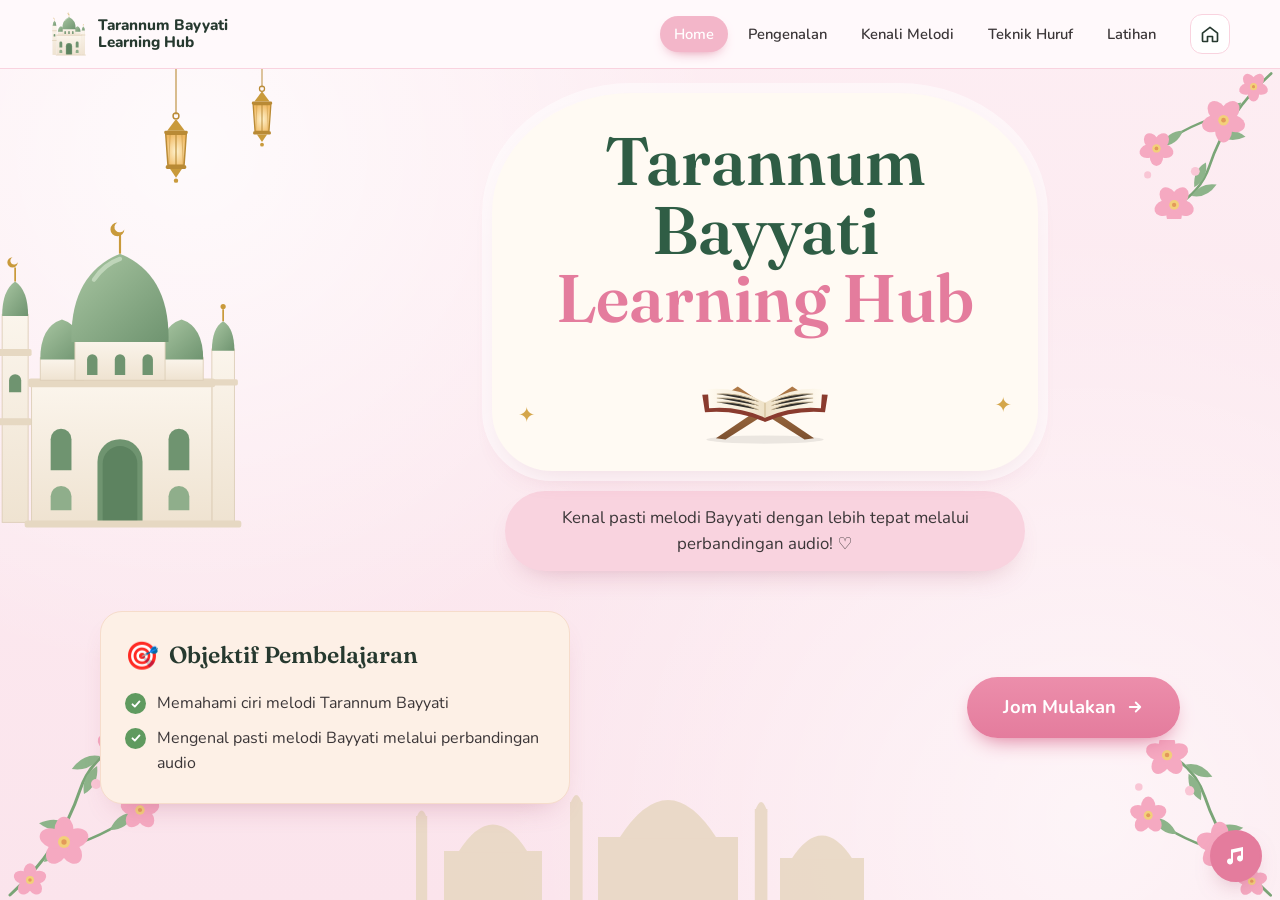
<file: index.html>
<!doctype html>
<html lang="ms">
<head>
  <meta charset="utf-8" />
  <meta name="viewport" content="width=device-width, initial-scale=1" />
  <title>Tarannum Bayyati Learning Hub</title>
  <meta name="description" content="Kenal pasti melodi Bayyati dengan lebih tepat melalui perbandingan audio." />
  <link rel="preconnect" href="https://fonts.googleapis.com" />
  <link rel="preconnect" href="https://fonts.gstatic.com" crossorigin />
  <link href="https://fonts.googleapis.com/css2?family=Amiri:wght@400;700&family=Fraunces:opsz,wght@9..144,500;9..144,600&family=Nunito:wght@400;600;700;800&display=swap" rel="stylesheet" />
  <link rel="stylesheet" href="styles.css?v=9" />
</head>
<body class="home">

  <header class="topbar">
    <div class="topbar__inner">
      <a class="brand" href="index.html"><img src="img/mosque.svg" alt="" /><span>Tarannum Bayyati<br />Learning Hub</span></a>
      <nav class="nav" aria-label="Menu utama">
        <a href="index.html" aria-current="page">Home</a>
        <a href="pengenalan.html">Pengenalan</a>
        <a href="kenali-melodi.html">Kenali Melodi</a>
        <a href="teknik-huruf.html">Teknik Huruf</a>
        <a href="latihan.html">Latihan</a>
      </nav>
      <a class="home-btn" href="index.html" aria-label="Laman utama">
        <svg viewBox="0 0 24 24" fill="none" stroke="currentColor" stroke-width="2" stroke-linejoin="round"><path d="M3 11l9-7 9 7v9a1 1 0 0 1-1 1h-5v-6H9v6H4a1 1 0 0 1-1-1z"/></svg>
      </a>
    </div>
  </header>

  <main class="stage">
    <img class="home__lantern home__lantern--1" src="img/lantern.svg" alt="" />
    <img class="home__lantern home__lantern--2" src="img/lantern.svg" alt="" />
    <img class="home__mosque" src="img/mosque.svg" alt="" />
    <img class="deco deco--flowers-tr" src="img/flowers-tr.svg" alt="" />
    <img class="deco deco--flowers-bl" src="img/flowers.svg" alt="" />
    <img class="deco deco--flowers-br" src="img/flowers-br.svg" alt="" />
    <img class="home__skyline" src="img/skyline.svg" alt="" />

    <div class="wrap">
      <section class="hero">
        <div class="hero__cloud">
          <h1 class="hero__title"><span class="g">Tarannum<br />Bayyati</span><span class="p">Learning Hub</span></h1>
          <img class="hero__book" src="img/quran-rehal.svg" alt="" />
          <span class="sparkle sparkle--a">✦</span>
          <span class="sparkle sparkle--b">✦</span>
        </div>
        <p class="hero__tagline">Kenal pasti melodi Bayyati dengan lebih tepat melalui perbandingan audio! ♡</p>
      </section>

      <div class="home__bottom">
        <section class="card objective">
          <h2><span aria-hidden="true">🎯</span> Objektif Pembelajaran</h2>
          <ul class="check-list">
            <li>Memahami ciri melodi Tarannum Bayyati</li>
            <li>Mengenal pasti melodi Bayyati melalui perbandingan audio</li>
          </ul>
        </section>
        <a class="btn btn--lg" href="pengenalan.html">Jom Mulakan
          <svg viewBox="0 0 24 24" fill="none" stroke="currentColor" stroke-width="2.5" stroke-linecap="round" stroke-linejoin="round"><path d="M5 12h14M13 6l6 6-6 6"/></svg>
        </a>
      </div>
    </div>
  </main>

  <script src="script.js?v=4"></script>
</body>
</html>
</file>
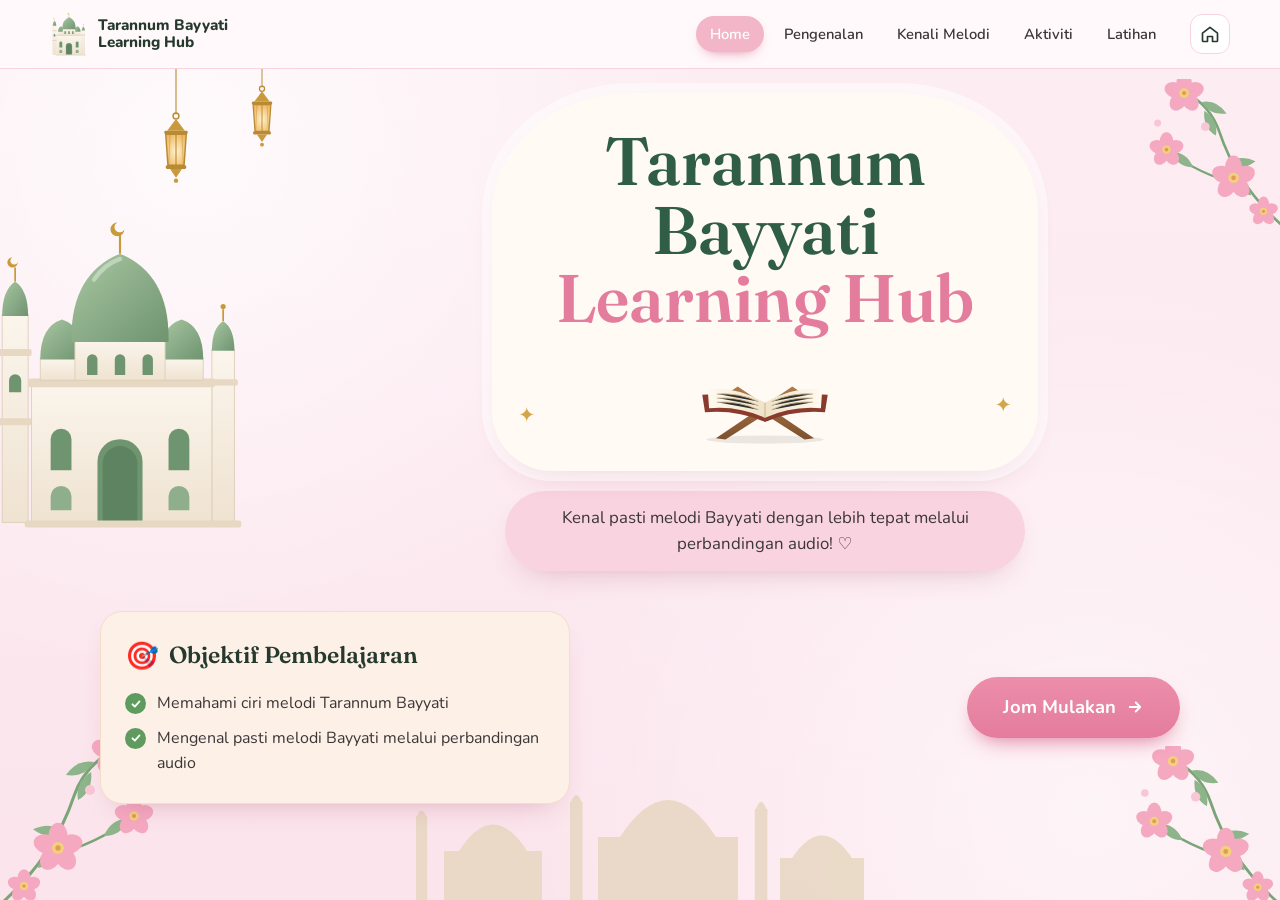
<file: TARANNUM BAYATI WEBSITE/index.html>
<!doctype html>
<html lang="ms">
<head>
  <meta charset="utf-8" />
  <meta name="viewport" content="width=device-width, initial-scale=1" />
  <title>Tarannum Bayyati Learning Hub</title>
  <meta name="description" content="Kenal pasti melodi Bayyati dengan lebih tepat melalui perbandingan audio." />
  <link rel="preconnect" href="https://fonts.googleapis.com" />
  <link rel="preconnect" href="https://fonts.gstatic.com" crossorigin />
  <link href="https://fonts.googleapis.com/css2?family=Amiri:wght@400;700&family=Fraunces:opsz,wght@9..144,500;9..144,600&family=Nunito:wght@400;600;700;800&display=swap" rel="stylesheet" />
  <link rel="stylesheet" href="styles.css" />
</head>
<body class="home">

  <header class="topbar">
    <div class="topbar__inner">
      <a class="brand" href="index.html"><img src="img/mosque.svg" alt="" /><span>Tarannum Bayyati<br />Learning Hub</span></a>
      <nav class="nav" aria-label="Menu utama">
        <a href="index.html" aria-current="page">Home</a>
        <a href="pengenalan.html">Pengenalan</a>
        <a href="kenali-melodi.html">Kenali Melodi</a>
        <a href="aktiviti.html">Aktiviti</a>
        <a href="latihan.html">Latihan</a>
      </nav>
      <a class="home-btn" href="index.html" aria-label="Laman utama">
        <svg viewBox="0 0 24 24" fill="none" stroke="currentColor" stroke-width="2" stroke-linejoin="round"><path d="M3 11l9-7 9 7v9a1 1 0 0 1-1 1h-5v-6H9v6H4a1 1 0 0 1-1-1z"/></svg>
      </a>
    </div>
  </header>

  <main class="stage">
    <img class="home__lantern home__lantern--1" src="img/lantern.svg" alt="" />
    <img class="home__lantern home__lantern--2" src="img/lantern.svg" alt="" />
    <img class="home__mosque" src="img/mosque.svg" alt="" />
    <img class="deco deco--flowers-tr" src="img/flowers.svg" alt="" />
    <img class="deco deco--flowers-bl" src="img/flowers.svg" alt="" />
    <img class="deco deco--flowers-br" src="img/flowers.svg" alt="" />
    <img class="home__skyline" src="img/skyline.svg" alt="" />

    <div class="wrap">
      <section class="hero">
        <div class="hero__cloud">
          <h1 class="hero__title"><span class="g">Tarannum<br />Bayyati</span><span class="p">Learning Hub</span></h1>
          <img class="hero__book" src="img/quran-rehal.svg" alt="" />
          <span class="sparkle sparkle--a">✦</span>
          <span class="sparkle sparkle--b">✦</span>
        </div>
        <p class="hero__tagline">Kenal pasti melodi Bayyati dengan lebih tepat melalui perbandingan audio! ♡</p>
      </section>

      <div class="home__bottom">
        <section class="card objective">
          <h2><span aria-hidden="true">🎯</span> Objektif Pembelajaran</h2>
          <ul class="check-list">
            <li>Memahami ciri melodi Tarannum Bayyati</li>
            <li>Mengenal pasti melodi Bayyati melalui perbandingan audio</li>
          </ul>
        </section>
        <a class="btn btn--lg" href="pengenalan.html">Jom Mulakan
          <svg viewBox="0 0 24 24" fill="none" stroke="currentColor" stroke-width="2.5" stroke-linecap="round" stroke-linejoin="round"><path d="M5 12h14M13 6l6 6-6 6"/></svg>
        </a>
      </div>
    </div>
  </main>

  <script src="script.js"></script>
</body>
</html>
</file>
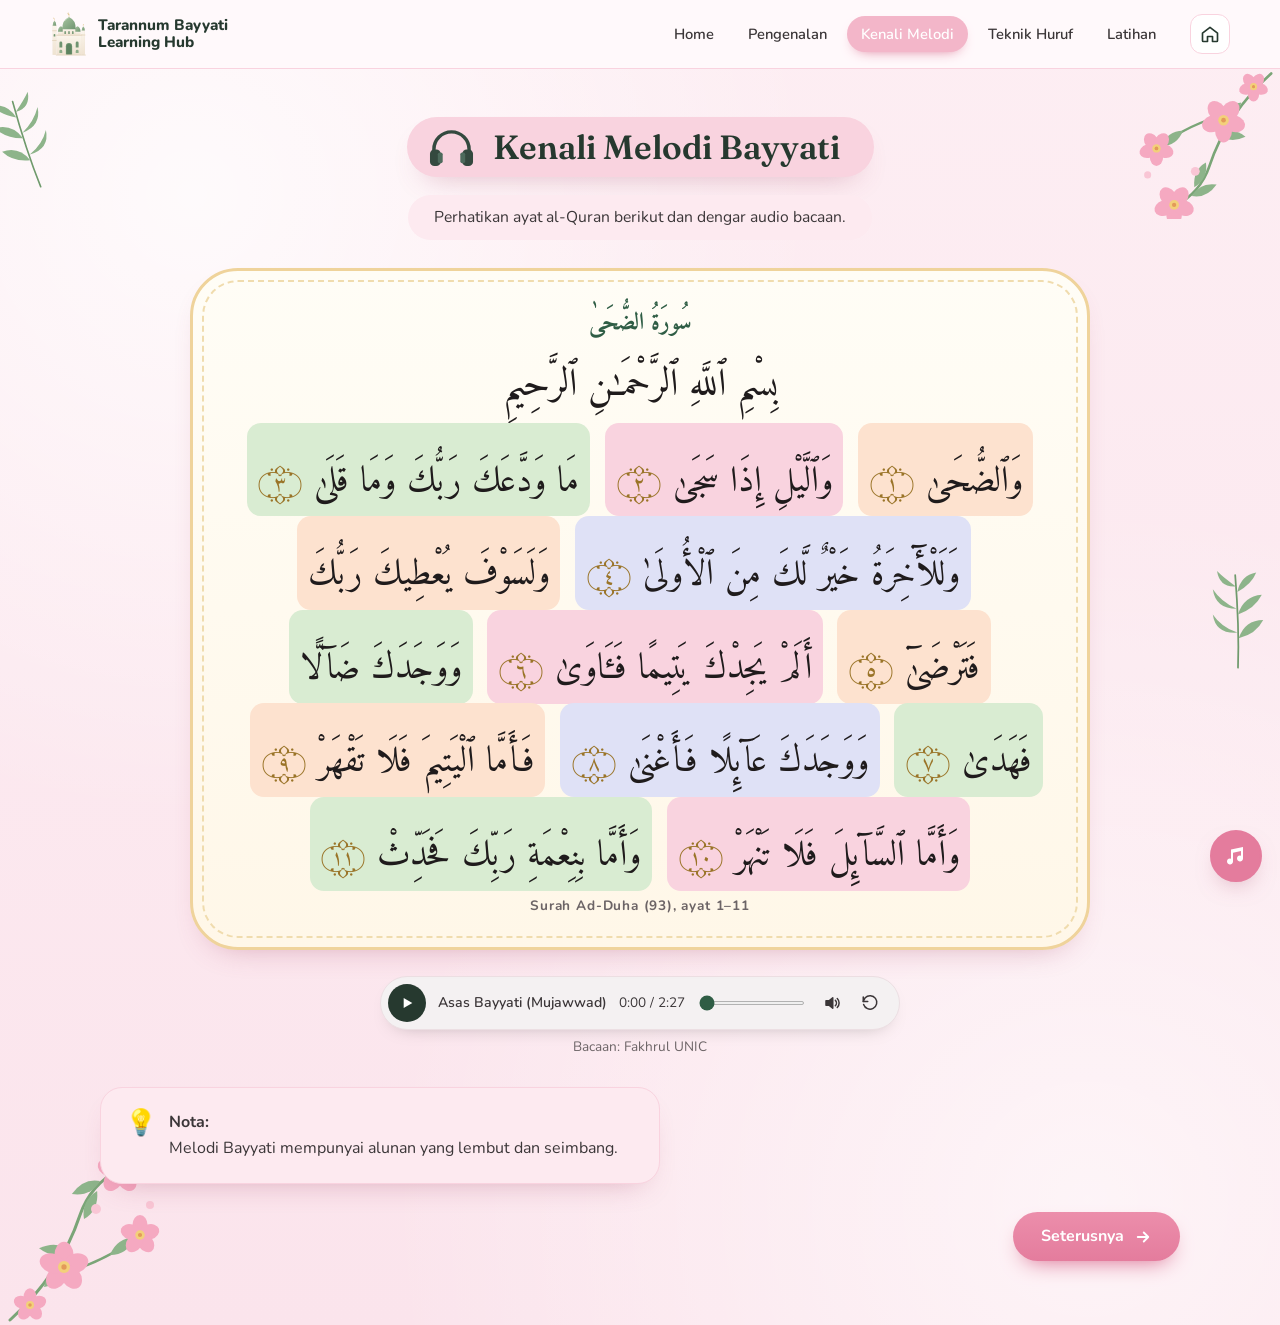
<file: kenali-melodi.html>
<!doctype html>
<html lang="ms">
<head>
  <meta charset="utf-8" />
  <meta name="viewport" content="width=device-width, initial-scale=1" />
  <title>Kenali Melodi — Tarannum Bayyati Learning Hub</title>
  <link rel="preconnect" href="https://fonts.googleapis.com" />
  <link rel="preconnect" href="https://fonts.gstatic.com" crossorigin />
  <link href="https://fonts.googleapis.com/css2?family=Amiri:wght@400;700&family=Amiri+Quran&family=Fraunces:opsz,wght@9..144,500;9..144,600&family=Nunito:wght@400;600;700;800&display=swap" rel="stylesheet" />
  <link rel="stylesheet" href="styles.css?v=9" />
</head>
<body>

  <header class="topbar">
    <div class="topbar__inner">
      <a class="brand" href="index.html"><img src="img/mosque.svg" alt="" /><span>Tarannum Bayyati<br />Learning Hub</span></a>
      <nav class="nav" aria-label="Menu utama">
        <a href="index.html">Home</a>
        <a href="pengenalan.html">Pengenalan</a>
        <a href="kenali-melodi.html" aria-current="page">Kenali Melodi</a>
        <a href="teknik-huruf.html">Teknik Huruf</a>
        <a href="latihan.html">Latihan</a>
      </nav>
      <a class="home-btn" href="index.html" aria-label="Laman utama">
        <svg viewBox="0 0 24 24" fill="none" stroke="currentColor" stroke-width="2" stroke-linejoin="round"><path d="M3 11l9-7 9 7v9a1 1 0 0 1-1 1h-5v-6H9v6H4a1 1 0 0 1-1-1z"/></svg>
      </a>
    </div>
  </header>

  <main class="stage">
    <img class="deco deco--leaves-tl" src="img/leaves.svg" alt="" />
    <img class="deco deco--flowers-tr" src="img/flowers-tr.svg" alt="" />
    <img class="deco deco--flowers-bl" src="img/flowers.svg" alt="" />
    <img class="deco deco--leaves-r" src="img/leaves.svg" alt="" />

    <div class="wrap">
      <div class="title-pill">
        <img class="icon" src="img/headphones.svg" alt="" />
        <h1>Kenali Melodi Bayyati</h1>
      </div>
      <p class="subtitle-pill">Perhatikan ayat al-Quran berikut dan dengar audio bacaan.</p>

      <div class="ayat ayat--full">
        <p class="ayat__surah" lang="ar" dir="rtl">سُورَةُ الضُّحَىٰ</p>
        <p class="ayat__basmalah" lang="ar" dir="rtl">بِسْمِ ٱللَّهِ ٱلرَّحْمَـٰنِ ٱلرَّحِيمِ</p>
        <p class="ayat__text" lang="ar" dir="rtl">
          <span class="w w--1">وَٱلضُّحَىٰ&nbsp;<span class="ayat__no">۝١</span></span>
          <span class="w w--2">وَٱلَّيْلِ إِذَا سَجَىٰ&nbsp;<span class="ayat__no">۝٢</span></span>
          <span class="w w--3">مَا وَدَّعَكَ رَبُّكَ وَمَا قَلَىٰ&nbsp;<span class="ayat__no">۝٣</span></span>
          <span class="w w--4">وَلَلْأٓخِرَةُ خَيْرٌ لَّكَ مِنَ ٱلْأُولَىٰ&nbsp;<span class="ayat__no">۝٤</span></span>
          <span class="w w--1">وَلَسَوْفَ يُعْطِيكَ رَبُّكَ فَتَرْضَىٰٓ&nbsp;<span class="ayat__no">۝٥</span></span>
          <span class="w w--2">أَلَمْ يَجِدْكَ يَتِيمًا فَـَٔاوَىٰ&nbsp;<span class="ayat__no">۝٦</span></span>
          <span class="w w--3">وَوَجَدَكَ ضَآلًّا فَهَدَىٰ&nbsp;<span class="ayat__no">۝٧</span></span>
          <span class="w w--4">وَوَجَدَكَ عَآئِلًا فَأَغْنَىٰ&nbsp;<span class="ayat__no">۝٨</span></span>
          <span class="w w--1">فَأَمَّا ٱلْيَتِيمَ فَلَا تَقْهَرْ&nbsp;<span class="ayat__no">۝٩</span></span>
          <span class="w w--2">وَأَمَّا ٱلسَّآئِلَ فَلَا تَنْهَرْ&nbsp;<span class="ayat__no">۝١٠</span></span>
          <span class="w w--3">وَأَمَّا بِنِعْمَةِ رَبِّكَ فَحَدِّثْ&nbsp;<span class="ayat__no">۝١١</span></span>
        </p>
        <span class="ayat__ref">Surah Ad-Duha (93), ayat 1–11</span>
      </div>

      <div class="melodi__player">
        <div class="player player--grey" data-src="audio/Fakhrul%20UNIC%20-%20(%20Asas%20Bayyati%20Mujawwad%20-%20Surah%20Ad-duha%20).mp3" data-label="Asas Bayyati (Mujawwad)"></div>
      </div>
      <p class="melodi__credit">Bacaan: Fakhrul UNIC</p>

      <aside class="card note">
        <span class="emoji" aria-hidden="true">💡</span>
        <div>
          <strong>Nota:</strong>
          <p>Melodi Bayyati mempunyai alunan yang lembut dan seimbang.</p>
        </div>
      </aside>

      <div class="page-actions page-actions--right">
        <a class="btn" href="teknik-huruf.html">Seterusnya
          <svg viewBox="0 0 24 24" fill="none" stroke="currentColor" stroke-width="2.5" stroke-linecap="round" stroke-linejoin="round"><path d="M5 12h14M13 6l6 6-6 6"/></svg>
        </a>
      </div>
    </div>
  </main>

  <script src="script.js?v=4"></script>
</body>
</html>
</file>
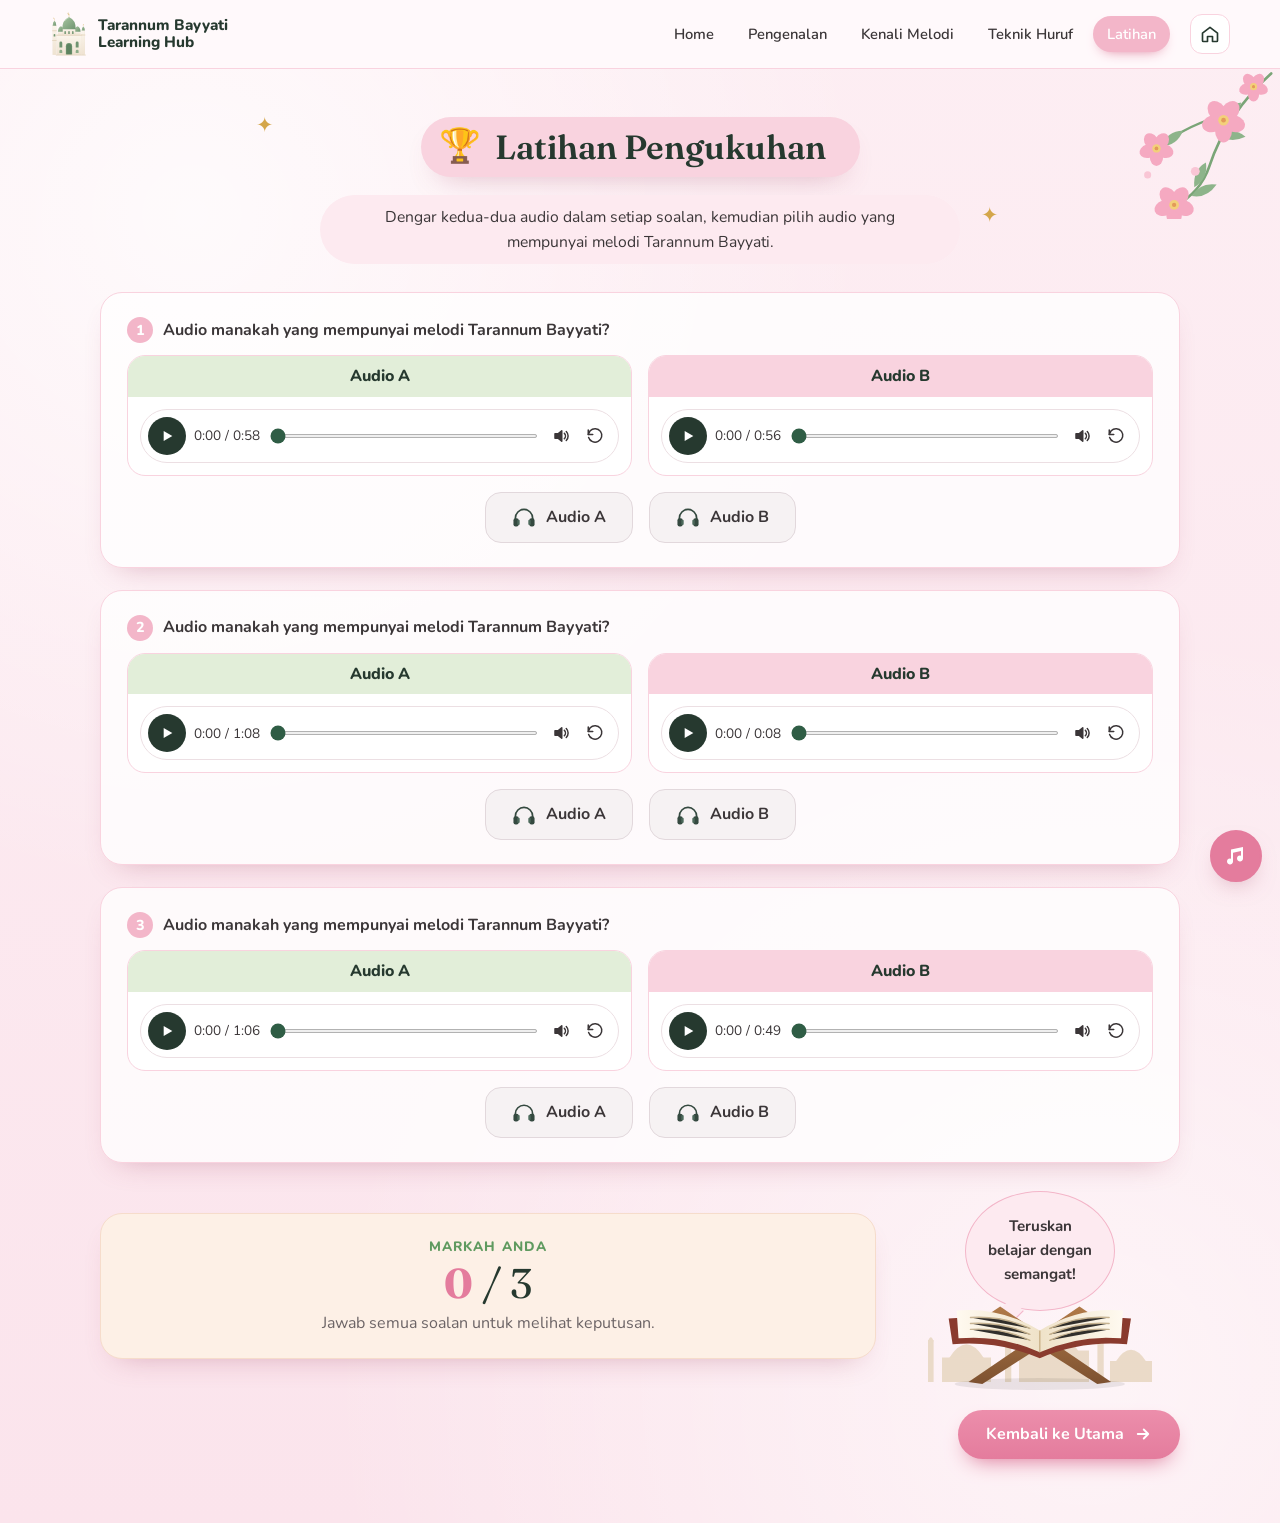
<file: latihan.html>
<!doctype html>
<html lang="ms">
<head>
  <meta charset="utf-8" />
  <meta name="viewport" content="width=device-width, initial-scale=1" />
  <title>Latihan — Tarannum Bayyati Learning Hub</title>
  <link rel="preconnect" href="https://fonts.googleapis.com" />
  <link rel="preconnect" href="https://fonts.gstatic.com" crossorigin />
  <link href="https://fonts.googleapis.com/css2?family=Amiri:wght@400;700&family=Fraunces:opsz,wght@9..144,500;9..144,600&family=Nunito:wght@400;600;700;800&display=swap" rel="stylesheet" />
  <link rel="stylesheet" href="styles.css?v=9" />
</head>
<body>

  <header class="topbar">
    <div class="topbar__inner">
      <a class="brand" href="index.html"><img src="img/mosque.svg" alt="" /><span>Tarannum Bayyati<br />Learning Hub</span></a>
      <nav class="nav" aria-label="Menu utama">
        <a href="index.html">Home</a>
        <a href="pengenalan.html">Pengenalan</a>
        <a href="kenali-melodi.html">Kenali Melodi</a>
        <a href="teknik-huruf.html">Teknik Huruf</a>
        <a href="latihan.html" aria-current="page">Latihan</a>
      </nav>
      <a class="home-btn" href="index.html" aria-label="Laman utama">
        <svg viewBox="0 0 24 24" fill="none" stroke="currentColor" stroke-width="2" stroke-linejoin="round"><path d="M3 11l9-7 9 7v9a1 1 0 0 1-1 1h-5v-6H9v6H4a1 1 0 0 1-1-1z"/></svg>
      </a>
    </div>
  </header>

  <main class="stage">
    <img class="deco deco--flowers-tr" src="img/flowers-tr.svg" alt="" />
    <span class="sparkle" style="top:40px;left:20%">✦</span>
    <span class="sparkle" style="top:130px;right:22%">✦</span>

    <div class="wrap">
      <div class="title-pill">
        <span class="emoji" aria-hidden="true">🏆</span>
        <h1>Latihan Pengukuhan</h1>
      </div>
      <p class="subtitle-pill">Dengar kedua-dua audio dalam setiap soalan, kemudian pilih audio yang mempunyai melodi Tarannum Bayyati.</p>

      <!--
        AUDIO FILES — put them in the audio/ folder with these names:
          Soalan 1: surah-al-fatihah-tarannum-nahawand-...mp3 (Nahawand)  BAYYATI AL FATIHAH.mp3 (Bayyati)
          Soalan 2: tarannum-bayati-095-surah-at-tin...mp3 (Bayyati)  ustaz-fahmi-asraf-surah-at-tin-jiharkah...mp3 (Jiharkah)
          Soalan 3: Murottal Tarannum Hijjaz - Surah-Al Insyirah.mp3 (Hijaz)  furqan-fawwaz-surah-al-inshirah-bayati...mp3 (Bayyati)
        data-start / data-end = seconds where the clip starts / stops (leave out = start / end of file)
      -->
      <div class="latihan-qs">
        <!-- Soalan 1 -->
        <section class="card q-card quiz-buttons" data-answer="B"
                 data-explain="Audio B ialah Tarannum Bayyati, manakala Audio A ialah Tarannum Nahawand.">
          <p class="question"><span class="q-num">1</span> Audio manakah yang mempunyai melodi Tarannum Bayyati?</p>
          <div class="q-audios">
            <div class="q-audio q-audio--a">
              <span class="q-audio__tag">Audio A</span>
              <div class="player" data-src="audio/surah-al-fatihah-tarannum-nahawand-ustaz-husaini-mahmur_0y6aHlm9.mp3"></div>
            </div>
            <div class="q-audio q-audio--b">
              <span class="q-audio__tag">Audio B</span>
              <div class="player" data-src="audio/BAYYATI%20AL%20FATIHAH.mp3"></div>
            </div>
          </div>
          <div class="choice-row">
            <button type="button" class="choice-btn" data-value="A" aria-pressed="false"><img src="img/headphones.svg" alt="" /> Audio A</button>
            <button type="button" class="choice-btn" data-value="B" aria-pressed="false"><img src="img/headphones.svg" alt="" /> Audio B</button>
          </div>
          <p class="feedback" aria-live="polite"></p>
        </section>

        <!-- Soalan 2 -->
        <section class="card q-card quiz-buttons" data-answer="A"
                 data-explain="Audio A ialah Tarannum Bayyati, manakala Audio B ialah Tarannum Jiharkah.">
          <p class="question"><span class="q-num">2</span> Audio manakah yang mempunyai melodi Tarannum Bayyati?</p>
          <div class="q-audios">
            <div class="q-audio q-audio--a">
              <span class="q-audio__tag">Audio A</span>
              <div class="player" data-src="audio/tarannum-bayati-095-surah-at-tin_sCp0iV2Z.mp3"></div>
            </div>
            <div class="q-audio q-audio--b">
              <span class="q-audio__tag">Audio B</span>
              <div class="player" data-src="audio/ustaz-fahmi-asraf-surah-at-tin-jiharkah_CCWba4Qo.mp3"></div>
            </div>
          </div>
          <div class="choice-row">
            <button type="button" class="choice-btn" data-value="A" aria-pressed="false"><img src="img/headphones.svg" alt="" /> Audio A</button>
            <button type="button" class="choice-btn" data-value="B" aria-pressed="false"><img src="img/headphones.svg" alt="" /> Audio B</button>
          </div>
          <p class="feedback" aria-live="polite"></p>
        </section>

        <!-- Soalan 3 -->
        <section class="card q-card quiz-buttons" data-answer="B"
                 data-explain="Audio B ialah Tarannum Bayyati, manakala Audio A ialah Tarannum Hijaz.">
          <p class="question"><span class="q-num">3</span> Audio manakah yang mempunyai melodi Tarannum Bayyati?</p>
          <div class="q-audios">
            <div class="q-audio q-audio--a">
              <span class="q-audio__tag">Audio A</span>
              <div class="player" data-src="audio/Murottal%20Tarannum%20Hijjaz%20-%20Surah-Al%20Insyirah.mp3"></div>
            </div>
            <div class="q-audio q-audio--b">
              <span class="q-audio__tag">Audio B</span>
              <div class="player" data-src="audio/furqan-fawwaz-surah-al-inshirah-bayati_WbZeSQeC.mp3"></div>
            </div>
          </div>
          <div class="choice-row">
            <button type="button" class="choice-btn" data-value="A" aria-pressed="false"><img src="img/headphones.svg" alt="" /> Audio A</button>
            <button type="button" class="choice-btn" data-value="B" aria-pressed="false"><img src="img/headphones.svg" alt="" /> Audio B</button>
          </div>
          <p class="feedback" aria-live="polite"></p>
        </section>
      </div>

      <div class="latihan-end">
        <div class="card score" aria-live="polite">
          <span class="score__label">Markah anda</span>
          <span class="score__value"><strong id="score">0</strong> / 3</span>
          <span class="score__msg" id="score-msg">Jawab semua soalan untuk melihat keputusan.</span>
        </div>
        <div class="latihan-end__art" aria-hidden="true">
          <div class="bubble">Teruskan belajar dengan semangat!</div>
          <div class="latihan__scene">
            <img class="sky" src="img/skyline.svg" alt="" />
            <img class="book" src="img/quran-rehal.svg" alt="" />
          </div>
        </div>
      </div>

      <div class="page-actions page-actions--right">
        <a class="btn" href="index.html">Kembali ke Utama
          <svg viewBox="0 0 24 24" fill="none" stroke="currentColor" stroke-width="2.5" stroke-linecap="round" stroke-linejoin="round"><path d="M5 12h14M13 6l6 6-6 6"/></svg>
        </a>
      </div>
    </div>
  </main>

  <script src="script.js?v=4"></script>
</body>
</html>
</file>
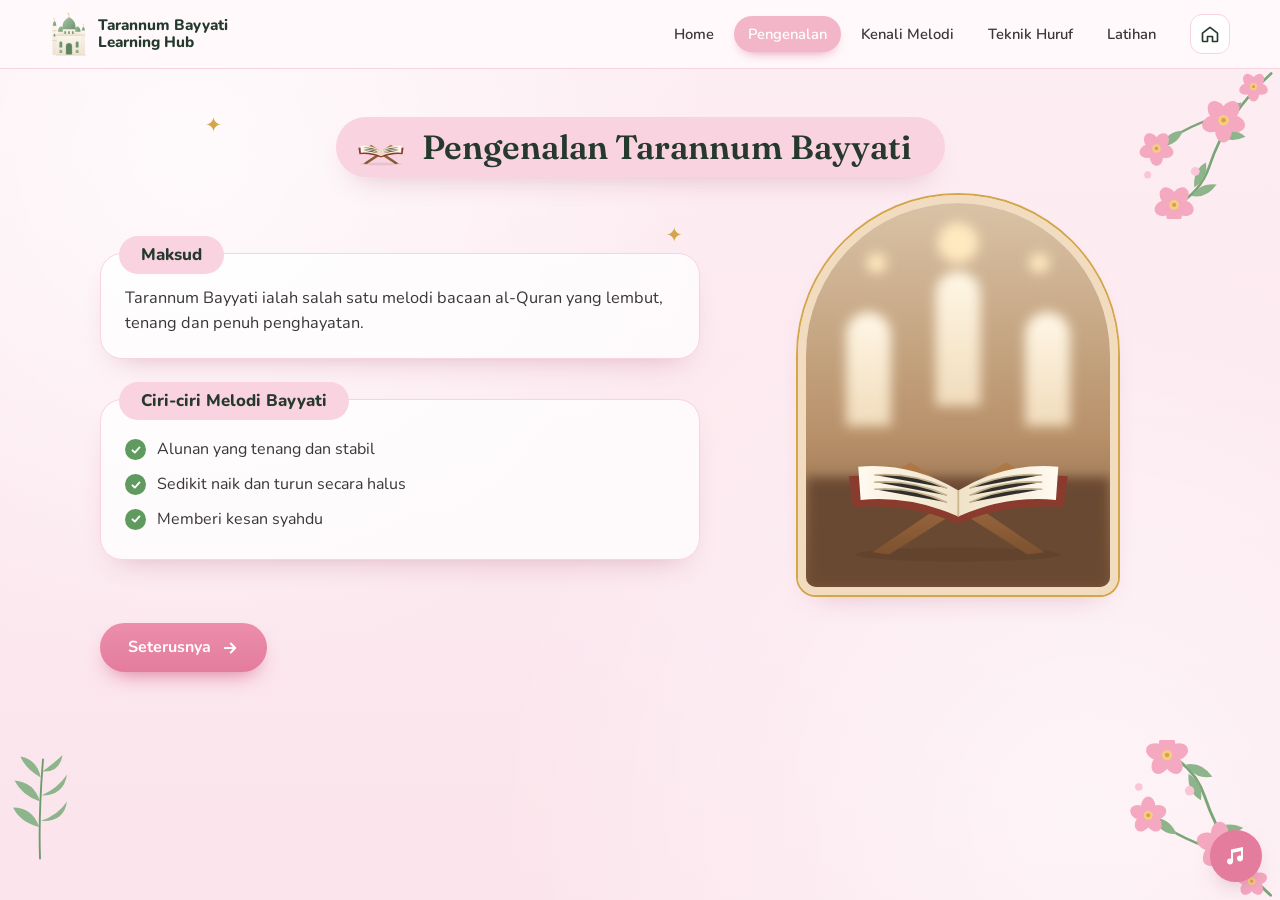
<file: pengenalan.html>
<!doctype html>
<html lang="ms">
<head>
  <meta charset="utf-8" />
  <meta name="viewport" content="width=device-width, initial-scale=1" />
  <title>Pengenalan — Tarannum Bayyati Learning Hub</title>
  <link rel="preconnect" href="https://fonts.googleapis.com" />
  <link rel="preconnect" href="https://fonts.gstatic.com" crossorigin />
  <link href="https://fonts.googleapis.com/css2?family=Amiri:wght@400;700&family=Fraunces:opsz,wght@9..144,500;9..144,600&family=Nunito:wght@400;600;700;800&display=swap" rel="stylesheet" />
  <link rel="stylesheet" href="styles.css?v=9" />
</head>
<body>

  <header class="topbar">
    <div class="topbar__inner">
      <a class="brand" href="index.html"><img src="img/mosque.svg" alt="" /><span>Tarannum Bayyati<br />Learning Hub</span></a>
      <nav class="nav" aria-label="Menu utama">
        <a href="index.html">Home</a>
        <a href="pengenalan.html" aria-current="page">Pengenalan</a>
        <a href="kenali-melodi.html">Kenali Melodi</a>
        <a href="teknik-huruf.html">Teknik Huruf</a>
        <a href="latihan.html">Latihan</a>
      </nav>
      <a class="home-btn" href="index.html" aria-label="Laman utama">
        <svg viewBox="0 0 24 24" fill="none" stroke="currentColor" stroke-width="2" stroke-linejoin="round"><path d="M3 11l9-7 9 7v9a1 1 0 0 1-1 1h-5v-6H9v6H4a1 1 0 0 1-1-1z"/></svg>
      </a>
    </div>
  </header>

  <main class="stage">
    <img class="deco deco--flowers-tr" src="img/flowers-tr.svg" alt="" />
    <img class="deco deco--flowers-br" src="img/flowers-br.svg" alt="" />
    <img class="deco deco--leaves-l" src="img/leaves.svg" alt="" />
    <span class="sparkle" style="top:40px;left:16%">✦</span>
    <span class="sparkle" style="top:150px;left:52%">✦</span>

    <div class="wrap">
      <div class="title-pill">
        <img class="icon" src="img/quran-rehal.svg" alt="" />
        <h1>Pengenalan Tarannum Bayyati</h1>
      </div>

      <div class="intro">
        <div class="intro__cards">
          <section class="card">
            <span class="label-pill">Maksud</span>
            <p>Tarannum Bayyati ialah salah satu melodi bacaan al-Quran yang lembut, tenang dan penuh penghayatan.</p>
          </section>
          <section class="card">
            <span class="label-pill">Ciri-ciri Melodi Bayyati</span>
            <ul class="check-list">
              <li>Alunan yang tenang dan stabil</li>
              <li>Sedikit naik dan turun secara halus</li>
              <li>Memberi kesan syahdu</li>
            </ul>
          </section>
        </div>

        <!-- Replace img/masjid-interior.svg with your own photo (e.g. img/masjid.jpg) if you have one -->
        <div class="arch">
          <img src="img/masjid-interior.svg" alt="Al-Quran di atas rehal di dalam masjid" />
          <img class="arch__book" src="img/quran-rehal.svg" alt="" />
        </div>
      </div>

      <div class="page-actions">
        <a class="btn" href="kenali-melodi.html">Seterusnya
          <svg viewBox="0 0 24 24" fill="none" stroke="currentColor" stroke-width="2.5" stroke-linecap="round" stroke-linejoin="round"><path d="M5 12h14M13 6l6 6-6 6"/></svg>
        </a>
      </div>
    </div>
  </main>

  <script src="script.js?v=4"></script>
</body>
</html>
</file>
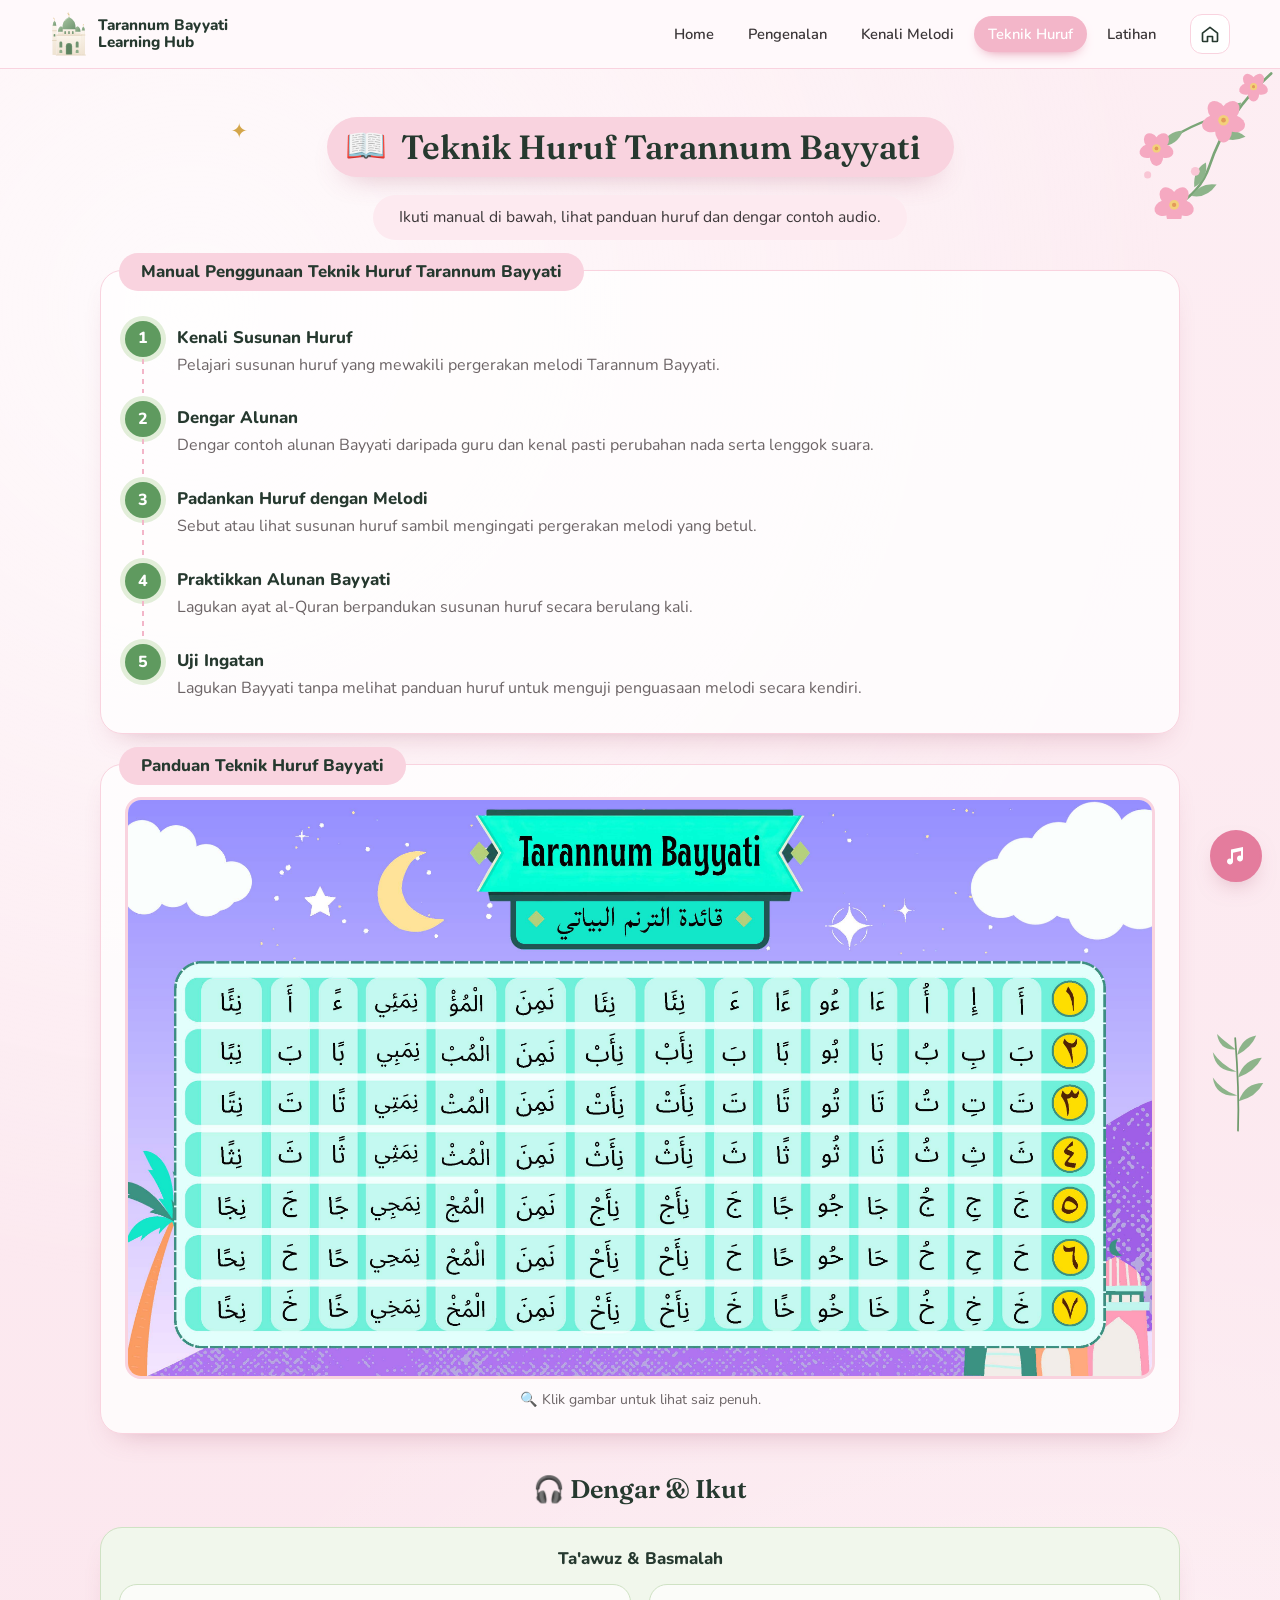
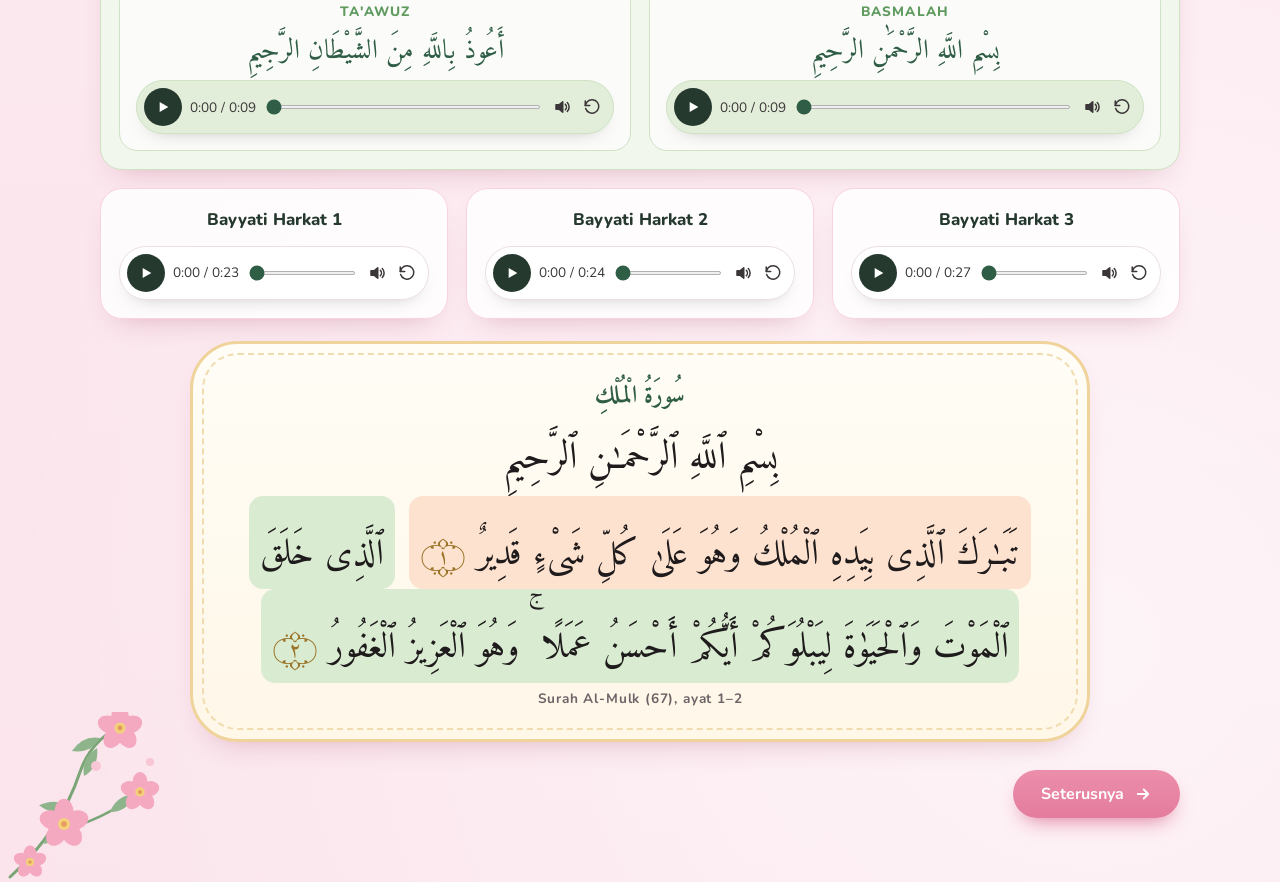
<file: teknik-huruf.html>
<!doctype html>
<html lang="ms">
<head>
  <meta charset="utf-8" />
  <meta name="viewport" content="width=device-width, initial-scale=1" />
  <title>Teknik Huruf — Tarannum Bayyati Learning Hub</title>
  <link rel="preconnect" href="https://fonts.googleapis.com" />
  <link rel="preconnect" href="https://fonts.gstatic.com" crossorigin />
  <link href="https://fonts.googleapis.com/css2?family=Amiri:wght@400;700&family=Amiri+Quran&family=Fraunces:opsz,wght@9..144,500;9..144,600&family=Nunito:wght@400;600;700;800&display=swap" rel="stylesheet" />
  <link rel="stylesheet" href="styles.css?v=9" />
</head>
<body>

  <header class="topbar">
    <div class="topbar__inner">
      <a class="brand" href="index.html"><img src="img/mosque.svg" alt="" /><span>Tarannum Bayyati<br />Learning Hub</span></a>
      <nav class="nav" aria-label="Menu utama">
        <a href="index.html">Home</a>
        <a href="pengenalan.html">Pengenalan</a>
        <a href="kenali-melodi.html">Kenali Melodi</a>
        <a href="teknik-huruf.html" aria-current="page">Teknik Huruf</a>
        <a href="latihan.html">Latihan</a>
      </nav>
      <a class="home-btn" href="index.html" aria-label="Laman utama">
        <svg viewBox="0 0 24 24" fill="none" stroke="currentColor" stroke-width="2" stroke-linejoin="round"><path d="M3 11l9-7 9 7v9a1 1 0 0 1-1 1h-5v-6H9v6H4a1 1 0 0 1-1-1z"/></svg>
      </a>
    </div>
  </header>

  <main class="stage">
    <img class="deco deco--flowers-tr" src="img/flowers-tr.svg" alt="" />
    <img class="deco deco--flowers-bl" src="img/flowers.svg" alt="" />
    <img class="deco deco--leaves-r" src="img/leaves.svg" alt="" />
    <span class="sparkle" style="top:46px;left:18%">✦</span>

    <div class="wrap">
      <div class="title-pill">
        <span class="emoji" aria-hidden="true">📖</span>
        <h1>Teknik Huruf Tarannum Bayyati</h1>
      </div>
      <p class="subtitle-pill">Ikuti manual di bawah, lihat panduan huruf dan dengar contoh audio.</p>

      <!-- ===== Manual ===== -->
      <section class="card manual">
        <span class="label-pill">Manual Penggunaan Teknik Huruf Tarannum Bayyati</span>
        <ol class="steps">
          <li>
            <span class="steps__num">1</span>
            <div><h3>Kenali Susunan Huruf</h3><p>Pelajari susunan huruf yang mewakili pergerakan melodi Tarannum Bayyati.</p></div>
          </li>
          <li>
            <span class="steps__num">2</span>
            <div><h3>Dengar Alunan</h3><p>Dengar contoh alunan Bayyati daripada guru dan kenal pasti perubahan nada serta lenggok suara.</p></div>
          </li>
          <li>
            <span class="steps__num">3</span>
            <div><h3>Padankan Huruf dengan Melodi</h3><p>Sebut atau lihat susunan huruf sambil mengingati pergerakan melodi yang betul.</p></div>
          </li>
          <li>
            <span class="steps__num">4</span>
            <div><h3>Praktikkan Alunan Bayyati</h3><p>Lagukan ayat al-Quran berpandukan susunan huruf secara berulang kali.</p></div>
          </li>
          <li>
            <span class="steps__num">5</span>
            <div><h3>Uji Ingatan</h3><p>Lagukan Bayyati tanpa melihat panduan huruf untuk menguji penguasaan melodi secara kendiri.</p></div>
          </li>
        </ol>
      </section>

      <!-- ===== Gambar teknik huruf ===== -->
      <section class="card chart">
        <span class="label-pill">Panduan Teknik Huruf Bayyati</span>
        <a class="chart__link" href="img/TEKNIK%20HURUF%20BAYYATI.jpg" target="_blank" rel="noopener">
          <img src="img/TEKNIK%20HURUF%20BAYYATI.jpg" alt="Jadual teknik huruf Tarannum Bayyati (Qa'idah at-Tarannum al-Bayati), baris 1 hingga 7" loading="lazy" />
        </a>
        <p class="chart__hint">🔍 Klik gambar untuk lihat saiz penuh.</p>
      </section>

      <!-- ===== Audio ===== -->
      <section class="teknik-audio">
        <h2 class="section-title">🎧 Dengar &amp; Ikut</h2>
        <div class="teknik-audio__grid">
          <article class="audio-tile audio-tile--featured">
            <h3>Ta'awuz &amp; Basmalah</h3>
            <div class="audio-pair">
              <div class="audio-pair__item">
                <p class="audio-pair__label">Ta'awuz</p>
                <p lang="ar" dir="rtl" class="audio-tile__ar">أَعُوذُ بِاللَّهِ مِنَ الشَّيْطَانِ الرَّجِيمِ</p>
                <div class="player player--green" data-src="audio/Tauz.mp3"></div>
              </div>
              <div class="audio-pair__item">
                <p class="audio-pair__label">Basmalah</p>
                <p lang="ar" dir="rtl" class="audio-tile__ar">بِسْمِ اللَّهِ الرَّحْمَٰنِ الرَّحِيمِ</p>
                <div class="player player--green" data-src="audio/bismillah.mp3"></div>
              </div>
            </div>
          </article>
          <article class="audio-tile">
            <h3>Bayyati Harkat 1</h3>
            <div class="player" data-src="audio/bayyati%20harkat%201.mp3"></div>
          </article>
          <article class="audio-tile">
            <h3>Bayyati Harkat 2</h3>
            <div class="player" data-src="audio/Bayyati%20harkat%202.mp3"></div>
          </article>
          <article class="audio-tile">
            <h3>Bayyati Harkat 3</h3>
            <div class="player" data-src="audio/Bayyati%20harkat%203.mp3"></div>
          </article>
        </div>

        <div class="ayat ayat--full ayat--practice">
          <p class="ayat__surah" lang="ar" dir="rtl">سُورَةُ الْمُلْكِ</p>
          <p class="ayat__basmalah" lang="ar" dir="rtl">بِسْمِ ٱللَّهِ ٱلرَّحْمَـٰنِ ٱلرَّحِيمِ</p>
          <p class="ayat__text" lang="ar" dir="rtl">
            <span class="w w--1">تَبَـٰرَكَ ٱلَّذِى بِيَدِهِ ٱلْمُلْكُ وَهُوَ عَلَىٰ كُلِّ شَىْءٍ قَدِيرٌ&nbsp;<span class="ayat__no">۝١</span></span>
            <span class="w w--3">ٱلَّذِى خَلَقَ ٱلْمَوْتَ وَٱلْحَيَوٰةَ لِيَبْلُوَكُمْ أَيُّكُمْ أَحْسَنُ عَمَلًا ۚ وَهُوَ ٱلْعَزِيزُ ٱلْغَفُورُ&nbsp;<span class="ayat__no">۝٢</span></span>
          </p>
          <span class="ayat__ref">Surah Al-Mulk (67), ayat 1–2</span>
        </div>
      </section>

      <div class="page-actions page-actions--right">
        <a class="btn" href="latihan.html">Seterusnya
          <svg viewBox="0 0 24 24" fill="none" stroke="currentColor" stroke-width="2.5" stroke-linecap="round" stroke-linejoin="round"><path d="M5 12h14M13 6l6 6-6 6"/></svg>
        </a>
      </div>
    </div>
  </main>

  <script src="script.js?v=4"></script>
</body>
</html>
</file>
<file: styles.css>
/* ===========================================================
   Tarannum Bayyati Learning Hub — shared styles
   Soft pink / sage green / gold pastel theme
   =========================================================== */
:root {
  --pink-50: #fff6f8;
  --pink-100: #fdeaf0;
  --pink-200: #f9d3df;
  --pink-300: #f3b6c9;
  --pink-500: #e47c9d;
  --pink-600: #d8668b;
  --green-50: #f1f7ec;
  --green-100: #e2eed9;
  --green-200: #cfe2c4;
  --green-500: #5f9a5f;
  --green-700: #2f5d45;
  --green-900: #26392f;
  --gold: #d4a64a;
  --peach: #fdf0e6;
  --cream: #fffaf3;
  --ink: #3b3638;
  --muted: #6c6466;
  --radius: 22px;
  --shadow: 0 14px 30px -18px rgba(170, 80, 110, .45);
  --font-title: "Fraunces", "Lora", Georgia, serif;
  --font-body: "Nunito", system-ui, -apple-system, "Segoe UI", sans-serif;
  --font-arabic: "Amiri", "Traditional Arabic", serif;
}

*, *::before, *::after { box-sizing: border-box; }
html, body { margin: 0; }
body {
  font-family: var(--font-body);
  color: var(--ink);
  background: linear-gradient(180deg, #fdeef3 0%, #fbe4ec 100%);
  min-height: 100vh;
  display: flex; flex-direction: column;
  line-height: 1.55;
}
img { display: block; max-width: 100%; }
a { color: inherit; }
button { font: inherit; }

/* ---------------- Top bar ---------------- */
.topbar {
  position: sticky; top: 0; z-index: 30;
  background: rgba(255, 250, 251, .94);
  backdrop-filter: blur(8px); -webkit-backdrop-filter: blur(8px);
  border-bottom: 1px solid var(--pink-200);
}
.topbar__inner {
  width: min(1180px, 100% - 32px); margin-inline: auto;
  display: flex; align-items: center; gap: 20px; min-height: 68px;
}
.brand { display: flex; align-items: center; gap: 10px; text-decoration: none; flex-shrink: 0; }
.brand img { width: 38px; height: 44px; object-fit: contain; }
.brand span { font-weight: 800; font-size: .95rem; line-height: 1.15; color: var(--green-900); }
.nav { display: flex; align-items: center; gap: 6px; margin-left: auto; }
.nav a {
  text-decoration: none; font-weight: 600; font-size: .92rem; color: var(--ink);
  padding: 7px 14px; border-radius: 999px; white-space: nowrap;
  transition: background .2s, color .2s;
}
.nav a:hover { background: var(--pink-100); }
.nav a[aria-current="page"] { background: var(--pink-300); color: #fff; box-shadow: 0 6px 14px -8px var(--pink-600); }
.home-btn {
  width: 40px; height: 40px; border-radius: 12px; display: grid; place-items: center;
  border: 1.5px solid var(--pink-200); background: #fff; color: var(--green-900); flex-shrink: 0;
  transition: background .2s;
}
.home-btn:hover { background: var(--pink-100); }
.home-btn svg { width: 20px; height: 20px; }

/* ---------------- Stage (page body) ---------------- */
.stage {
  position: relative; flex: 1; overflow: hidden;
  background:
    radial-gradient(circle at 15% 10%, rgba(255,255,255,.75), transparent 40%),
    radial-gradient(circle at 85% 90%, rgba(255,255,255,.6), transparent 45%);
  padding: 48px 0 64px;
}
.wrap { position: relative; z-index: 2; width: min(1080px, 100% - 32px); margin-inline: auto; }

/* decorative images */
.deco { position: absolute; z-index: 1; pointer-events: none; user-select: none; }
/* Flowers sit fully inside their corner and sway from the stem base */
.deco--flowers-tr { top: 0; right: 0; width: 150px; transform-origin: 94% 3%; animation: sway-flower 6s ease-in-out infinite; }
.deco--flowers-bl { bottom: 0; left: 0; width: 170px; transform-origin: 6% 97%; animation: sway-flower 7s ease-in-out infinite -2s; }
.deco--flowers-br { bottom: 0; right: 0; width: 160px; transform-origin: 94% 97%; animation: sway-flower-rev 6.5s ease-in-out infinite -1s; }
.deco--leaves-l { left: 10px; bottom: 40px; width: 60px; transform-origin: 50% 100%; animation: sway-leaf 5s ease-in-out infinite; }
.deco--leaves-r { right: 14px; top: 40%; width: 56px; scale: -1 1; transform-origin: 50% 100%; animation: sway-leaf 5.5s ease-in-out infinite -1.5s; }
.deco--leaves-tl { left: 14px; top: 24px; width: 54px; rotate: -20deg; transform-origin: 50% 100%; animation: sway-leaf 6s ease-in-out infinite -3s; }
@keyframes sway-flower { 0%, 100% { transform: rotate(0deg); } 50% { transform: rotate(4deg); } }
@keyframes sway-flower-rev { 0%, 100% { transform: rotate(0deg); } 50% { transform: rotate(-4deg); } }
@keyframes sway-leaf { 0%, 100% { transform: rotate(-4deg); } 50% { transform: rotate(4deg); } }

/* Falling petals (created by script.js) */
.petal {
  position: absolute; top: -24px; z-index: 1; pointer-events: none;
  width: 12px; height: 10px; border-radius: 80% 0 80% 0;
  background: linear-gradient(135deg, #f9c4d4, #f19ab6); opacity: .75;
  animation: petal-fall linear infinite;
}
@keyframes petal-fall {
  0%   { transform: translate(0, 0) rotate(0deg); opacity: 0; }
  10%  { opacity: .75; }
  50%  { transform: translate(40px, 50vh) rotate(200deg); }
  90%  { opacity: .6; }
  100% { transform: translate(-20px, 105vh) rotate(420deg); opacity: 0; }
}
.sparkle { position: absolute; color: var(--gold); font-size: 1.3rem; z-index: 1; pointer-events: none; }

/* ---------------- Shared components ---------------- */
.title-pill {
  display: flex; align-items: center; justify-content: center; gap: 14px;
  width: fit-content; margin: 0 auto 18px;
  background: var(--pink-200); border-radius: 999px;
  padding: 10px 34px 10px 18px;
  box-shadow: var(--shadow);
}
.title-pill h1 {
  margin: 0; font-family: var(--font-title); font-weight: 600;
  font-size: clamp(1.5rem, 3vw, 2.1rem); color: var(--green-900); line-height: 1.2;
}
.title-pill .icon { width: 54px; height: 44px; object-fit: contain; margin: -10px 0; flex-shrink: 0; }
.title-pill .emoji { font-size: 2.1rem; line-height: 1; }

.subtitle-pill {
  width: fit-content; max-width: 640px; margin: 0 auto 28px; text-align: center;
  background: var(--pink-100); border-radius: 999px; padding: 10px 26px;
  font-size: .98rem; color: var(--ink);
}

.card {
  background: rgba(255, 255, 255, .78); border: 1px solid var(--pink-200);
  border-radius: var(--radius); padding: 22px 24px; box-shadow: var(--shadow);
}

.label-pill {
  display: inline-block; background: var(--pink-200); color: var(--green-900);
  font-weight: 800; font-size: 1.05rem; padding: 6px 22px; border-radius: 999px;
  position: absolute; top: -18px; left: 18px;
}
.card:has(> .label-pill) { padding-top: 32px; }

.check-list { list-style: none; margin: 0; padding: 0; }
.check-list li { position: relative; padding: 5px 0 5px 32px; }
.check-list li::before {
  content: ""; position: absolute; left: 0; top: 7px; width: 21px; height: 21px; border-radius: 50%;
  background: var(--green-500) url("data:image/svg+xml,%3Csvg xmlns='http://www.w3.org/2000/svg' viewBox='0 0 24 24' fill='none' stroke='white' stroke-width='3.2' stroke-linecap='round' stroke-linejoin='round'%3E%3Cpath d='M6 12.5l4 4 8-9'/%3E%3C/svg%3E") center / 14px no-repeat;
}

.btn {
  display: inline-flex; align-items: center; gap: 10px;
  background: linear-gradient(180deg, #ec8eab, var(--pink-500));
  color: #fff; font-weight: 700; font-size: 1rem; text-decoration: none;
  border: 0; border-radius: 999px; padding: 12px 28px; cursor: pointer;
  box-shadow: 0 10px 22px -10px var(--pink-600);
  transition: transform .2s, box-shadow .2s, filter .2s;
}
.btn:hover { transform: translateY(-2px); filter: brightness(1.04); box-shadow: 0 14px 26px -10px var(--pink-600); }
.btn:focus-visible, .nav a:focus-visible, .home-btn:focus-visible, .choice-btn:focus-visible { outline: 3px solid var(--green-500); outline-offset: 3px; }
.btn--lg { font-size: 1.15rem; padding: 16px 36px; }
.btn svg { width: 18px; height: 18px; }

.page-actions { display: flex; margin-top: 28px; }
.page-actions--right { justify-content: flex-end; }
.page-actions--center { justify-content: center; }

/* ---------------- Audio player ---------------- */
.player {
  display: flex; align-items: center; gap: 12px;
  background: #fff; border: 1px solid #ecdfe3; border-radius: 999px;
  padding: 7px 16px 7px 7px; box-shadow: 0 8px 20px -14px rgba(0,0,0,.35);
  max-width: 100%;
}
.player--green { background: var(--green-100); border-color: var(--green-200); }
.player--grey { background: #f4f1f2; }
.player__play {
  width: 38px; height: 38px; border-radius: 50%; border: 0; cursor: pointer; flex-shrink: 0;
  background: var(--green-900); color: #fff; display: grid; place-items: center;
}
.player__play svg { width: 16px; height: 16px; }
.player__label { font-size: .88rem; font-weight: 600; white-space: nowrap; }
.player__bar { flex: 1; min-width: 60px; accent-color: var(--green-700); height: 4px; cursor: pointer; }
.player__time { font-size: .85rem; font-variant-numeric: tabular-nums; white-space: nowrap; color: var(--ink); }
.player__icon { background: none; border: 0; padding: 4px; cursor: pointer; color: var(--ink); display: grid; place-items: center; }
.player__icon svg { width: 18px; height: 18px; }
.player.is-missing .player__play { background: #b9b0b3; cursor: not-allowed; }
.player__missing { font-size: .78rem; color: var(--pink-600); }

/* ---------------- Background music button ---------------- */
.music-toggle {
  position: fixed; right: 18px; bottom: 18px; z-index: 40;
  width: 52px; height: 52px; border-radius: 50%; cursor: pointer;
  display: grid; place-items: center;
  background: #fff; color: var(--muted); border: 2px solid var(--pink-200);
  box-shadow: 0 10px 24px -12px rgba(170, 80, 110, .6);
  transition: transform .2s, background .2s, color .2s;
}
.music-toggle:hover { transform: scale(1.06); }
.music-toggle:focus-visible { outline: 3px solid var(--green-500); outline-offset: 3px; }
.music-toggle svg { width: 24px; height: 24px; grid-area: 1 / 1; }
.music-toggle__on { display: none; }
.music-toggle.is-on { background: var(--pink-500); color: #fff; border-color: var(--pink-500); }
.music-toggle.is-on .music-toggle__on { display: block; }
.music-toggle.is-on .music-toggle__off { display: none; }
.music-toggle.is-playing::after {
  content: ""; position: absolute; inset: -6px; border-radius: 50%;
  border: 2px solid var(--pink-300); animation: music-pulse 2s ease-out infinite;
}
@keyframes music-pulse { from { transform: scale(.9); opacity: .9; } to { transform: scale(1.25); opacity: 0; } }
@media (prefers-reduced-motion: reduce) { .music-toggle.is-playing::after { animation: none; opacity: .6; } }

/* ---------------- Feedback ---------------- */
.feedback { margin: 14px 0 0; font-weight: 700; min-height: 1.4em; }
.feedback.is-correct { color: var(--green-500); }
.feedback.is-wrong { color: var(--pink-600); }

/* ---------------- Radio options ---------------- */
.options { list-style: none; padding: 0; margin: 8px 0 0; }
.options label { display: flex; align-items: center; gap: 10px; padding: 5px 0; cursor: pointer; font-size: 1rem; }
.options input {
  appearance: none; -webkit-appearance: none; width: 20px; height: 20px; margin: 0;
  border: 2px solid #c9bfc3; border-radius: 50%; background: #fff; cursor: pointer; transition: border .15s;
}
.options input:checked { border: 6px solid var(--pink-500); }
.options input:focus-visible { outline: 3px solid var(--green-500); outline-offset: 2px; }

.q-num {
  display: inline-grid; place-items: center; width: 26px; height: 26px; border-radius: 50%;
  background: var(--pink-300); color: #fff; font-weight: 800; font-size: .9rem; flex-shrink: 0;
}
.question { display: flex; align-items: center; gap: 10px; font-weight: 700; margin: 0 0 12px; }

/* ===========================================================
   PAGE 1 — HOME
   =========================================================== */
.home .stage { padding-top: 24px; }
.home__mosque { position: absolute; left: -10px; top: 150px; width: min(260px, 24vw); z-index: 1; }
.home__lantern { position: absolute; top: -6px; width: 44px; z-index: 1; animation: sway 5s ease-in-out infinite; transform-origin: top center; }
.home__lantern--1 { left: 12%; }
.home__lantern--2 { left: 19%; width: 38px; top: -26px; animation-delay: -2s; }
@keyframes sway { 0%,100% { transform: rotate(-2deg); } 50% { transform: rotate(2deg); } }
.home__skyline { position: absolute; left: 50%; transform: translateX(-50%); bottom: 0; width: min(560px, 80%); z-index: 0; opacity: .9; }

.hero { display: grid; justify-items: center; text-align: center; padding-left: min(22vw, 250px); }
.hero__cloud {
  position: relative; background: var(--cream); padding: 34px 64px 26px;
  border-radius: 140px 140px 60px 60px / 120px 120px 60px 60px;
  box-shadow: 0 0 0 10px rgba(255,255,255,.5), var(--shadow);
}
.hero__title { margin: 0; font-family: var(--font-title); font-weight: 600; line-height: 1.02; font-size: clamp(2.6rem, 6vw, 4.2rem); }
.hero__title .g { display: block; color: var(--green-700); }
.hero__title .p { display: block; color: var(--pink-500); }
.hero__book { width: 150px; margin: 10px auto 0; }
.hero__cloud .sparkle--a { left: 26px; bottom: 40px; }
.hero__cloud .sparkle--b { right: 26px; bottom: 50px; }
.hero__tagline {
  margin: 20px 0 0; background: var(--pink-200); border-radius: 999px;
  padding: 14px 30px; font-size: 1.05rem; max-width: 520px; box-shadow: var(--shadow);
}

.home__bottom { display: flex; align-items: center; justify-content: space-between; gap: 24px; margin-top: 40px; flex-wrap: wrap; }
.objective { background: var(--peach); border-color: #f6dccb; max-width: 470px; }
.objective h2 { display: flex; align-items: center; gap: 10px; margin: 0 0 10px; font-family: var(--font-title); font-size: 1.45rem; font-weight: 600; color: var(--green-900); }
.objective h2 span { font-size: 1.7rem; }

/* ===========================================================
   PAGE 2 — PENGENALAN
   =========================================================== */
.intro { display: grid; grid-template-columns: 1.15fr .85fr; gap: 36px; align-items: center; margin-top: 18px; }
.intro__cards { display: grid; gap: 40px; padding-top: 22px; }
.intro__cards p { margin: 0; font-size: 1.02rem; }
.intro__cards .card { position: relative; }
.arch {
  position: relative; aspect-ratio: 4 / 5; width: min(320px, 100%); margin-inline: auto;
  border-radius: 160px 160px 18px 18px; overflow: hidden;
  border: 8px solid #f2dcc0; box-shadow: 0 0 0 2px var(--gold), var(--shadow);
}
.arch > img:first-child { width: 100%; height: 100%; object-fit: cover; }
.arch__book { position: absolute; left: 50%; bottom: 6%; width: 86%; transform: translateX(-50%); }
.intro__player { display: flex; justify-content: center; margin-top: 30px; }
.intro__player .player { width: min(460px, 100%); }

/* ===========================================================
   PAGE 3 — KENALI MELODI
   =========================================================== */
.ayat {
  position: relative; margin: 0 auto; width: min(760px, 100%);
  background: linear-gradient(180deg, #fffdf6, #fff7e8);
  border: 3px solid #efd39b; border-radius: 80px;
  outline: 2px dashed #f0dcae; outline-offset: -14px;
  padding: 44px 30px; text-align: center; box-shadow: var(--shadow);
}
.ayat p {
  margin: 0; font-family: var(--font-arabic); font-size: clamp(2.2rem, 6vw, 3.8rem); line-height: 1.8;
  direction: rtl; color: #1f1b1c;
}
.ayat .w { padding: 0 .18em; border-radius: 12px; }
.w--1 { background: #fde2cf; }
.w--2 { background: #f9d3df; }
.w--3 { background: #d9ecd2; }
.w--4 { background: #dfe1f6; }
/* Full surah layout */
.ayat--full { border-radius: 48px; padding: 36px 40px 30px; width: min(900px, 100%); }
.ayat--full .ayat__surah { font-size: 1.5rem; line-height: 1.4; color: var(--green-700); font-weight: 700; }
.ayat--full .ayat__basmalah { font-size: clamp(1.7rem, 3.6vw, 2.4rem); line-height: 1.7; margin-bottom: 8px; }
.ayat--full .ayat__text { font-size: clamp(1.55rem, 3.2vw, 2.25rem); line-height: 2.35; text-align: center; }
.ayat--full .w {
  padding: .08em .3em; margin: 0 .05em; border-radius: 14px;
  -webkit-box-decoration-break: clone; box-decoration-break: clone;
}
.ayat--practice { margin-top: 22px; }
/* Mushaf-style text (Rasm Uthmani) */
.ayat--full .ayat__basmalah, .ayat--full .ayat__text { font-family: "Amiri Quran", var(--font-arabic); }
.ayat--full .ayat__text { line-height: 2.6; }
.ayat--full .ayat__basmalah { margin-bottom: 18px; }
.ayat--full .ayat__no { font-family: "Amiri Quran", var(--font-arabic); font-size: 1em; color: #9a7428; }
.ayat__no { font-size: .72em; color: #b8862f; white-space: nowrap; }
.ayat__ref { display: block; margin-top: 4px; font-size: .85rem; font-weight: 700; letter-spacing: .06em; color: var(--muted); }
.melodi__player { display: flex; justify-content: center; margin: 26px 0 6px; }
.melodi__player .player { width: min(520px, 100%); }
.melodi__credit { text-align: center; margin: 0 0 30px; font-size: .85rem; color: var(--muted); }
.note { display: flex; gap: 12px; background: var(--pink-100); border-color: var(--pink-200); max-width: 560px; }
.note strong { display: block; }
.note p { margin: 2px 0 0; }
.note .emoji { font-size: 1.6rem; line-height: 1; }

/* ===========================================================
   PAGE 4 — AKTIVITI
   =========================================================== */
.aktiviti-head { position: relative; }
.aktiviti-head .head-deco { position: absolute; top: 50%; transform: translateY(-50%); }
.aktiviti-head .notes { left: 0; font-size: 2.6rem; color: var(--pink-500); }
.aktiviti-head .phones { right: 0; width: 78px; }
.audio-cards { display: grid; grid-template-columns: 1fr 1fr; gap: 22px; }
.audio-card { border-radius: var(--radius); overflow: hidden; background: rgba(255,255,255,.85); box-shadow: var(--shadow); border: 1px solid var(--pink-200); text-align: center; }
.audio-card h2 { margin: 0; padding: 10px; font-size: 1.15rem; font-weight: 800; color: var(--green-900); }
.audio-card--a h2 { background: var(--green-100); }
.audio-card--b h2 { background: var(--pink-200); }
.audio-card__body { padding: 18px 20px 20px; display: grid; justify-items: center; gap: 10px; }
.audio-card__body img { width: 52px; }
.audio-card__body h3 { margin: 0; font-size: 1rem; font-weight: 800; }
.audio-card .player { width: 100%; }
.aktiviti-q { margin-top: 30px; }
.aktiviti-q .options { padding-left: 36px; }
.q-help {
  display: inline-grid; place-items: center; width: 26px; height: 26px; border-radius: 50%;
  background: var(--pink-300); color: #fff; font-weight: 800;
}

/* ===========================================================
   PAGE 5 — LATIHAN
   =========================================================== */
.latihan { display: grid; grid-template-columns: 1fr 260px; gap: 24px; align-items: start; }
.latihan__qs { display: grid; gap: 22px; }
.latihan__qs .player { width: min(360px, 100%); margin-bottom: 14px; }
.latihan__qs h3 { margin: 0; font-size: 1rem; font-weight: 800; }
.choice-row { display: flex; gap: 16px; flex-wrap: wrap; padding-left: 36px; }
.choice-btn {
  display: inline-flex; align-items: center; gap: 10px; cursor: pointer;
  background: #f6f2f3; border: 1.5px solid #e2d8dc; border-radius: 16px;
  padding: 12px 26px; font-weight: 700; font-size: 1rem; color: var(--ink);
  transition: background .2s, border-color .2s, transform .2s;
}
.choice-btn img { width: 24px; }
.choice-btn:hover { transform: translateY(-2px); background: #fff; }
.choice-btn[aria-pressed="true"] { border-color: var(--pink-500); background: var(--pink-100); }
.latihan__side { position: relative; display: grid; justify-items: center; gap: 10px; padding-top: 30px; }
.bubble {
  position: relative; background: var(--pink-100); border: 1.5px solid var(--pink-300);
  border-radius: 50%; width: 150px; height: 120px; display: grid; place-items: center; text-align: center;
  font-weight: 700; font-size: .95rem; padding: 18px; justify-self: end;
}
.bubble::after {
  content: ""; position: absolute; bottom: -10px; left: 36px; width: 18px; height: 18px;
  background: var(--pink-100); border-right: 1.5px solid var(--pink-300); border-bottom: 1.5px solid var(--pink-300);
  transform: rotate(45deg);
}
.latihan__heart { position: absolute; top: 0; left: 30px; font-size: 1.8rem; color: var(--ink); }
.latihan__scene { position: relative; width: 100%; }
.latihan__scene .sky { width: 100%; opacity: .9; }
.latihan__scene .book { position: absolute; left: 50%; bottom: -10px; width: 78%; transform: translateX(-50%); }

/* Latihan — 3 comparison questions */
.latihan-qs { display: grid; gap: 22px; }
.q-card { padding: 24px 26px; }
.q-audios { display: grid; grid-template-columns: repeat(2, minmax(0, 1fr)); gap: 16px; margin-bottom: 16px; }
.q-audio { border-radius: 18px; overflow: hidden; border: 1px solid var(--pink-200); background: #fff; display: grid; grid-template-columns: minmax(0, 1fr); }
.q-audio__tag { display: block; padding: 8px 14px; font-weight: 800; text-align: center; color: var(--green-900); }
.q-audio--a .q-audio__tag { background: var(--green-100); }
.q-audio--b .q-audio__tag { background: var(--pink-200); }
.q-audio .player { margin: 12px; box-shadow: none; gap: 8px; padding-right: 10px; }
.q-audio .player__bar { min-width: 30px; }
.q-card .choice-row { padding-left: 0; justify-content: center; }
.q-card .feedback { text-align: center; }
.q-card .feedback:empty { margin: 0; min-height: 0; }

.latihan-end { display: grid; grid-template-columns: 1fr 280px; gap: 24px; align-items: center; margin-top: 28px; }
.score { text-align: center; display: grid; gap: 4px; background: var(--peach); border-color: #f6dccb; }
.score__label { font-weight: 800; letter-spacing: .08em; text-transform: uppercase; font-size: .85rem; color: var(--green-500); }
.score__value { font-family: var(--font-title); font-size: 2.6rem; color: var(--green-900); line-height: 1.1; }
.score__value strong { color: var(--pink-500); }
.score__msg { color: var(--muted); }
.latihan-end__art { display: grid; justify-items: center; gap: 8px; }
.latihan-end__art .bubble { justify-self: center; }

/* ===========================================================
   PAGE — TEKNIK HURUF
   =========================================================== */
.manual, .chart { position: relative; margin-top: 30px; }
.steps { list-style: none; margin: 8px 0 0; padding: 0; display: grid; gap: 4px; }
.steps li { position: relative; display: flex; gap: 16px; padding: 10px 0; }
.steps li:not(:last-child)::after {
  content: ""; position: absolute; left: 17px; top: 48px; bottom: -6px; width: 2px;
  background: repeating-linear-gradient(to bottom, var(--pink-300) 0 5px, transparent 5px 10px);
}
.steps__num {
  flex-shrink: 0; width: 36px; height: 36px; border-radius: 50%; display: grid; place-items: center;
  background: var(--green-500); color: #fff; font-weight: 800; box-shadow: 0 0 0 5px var(--green-100);
}
.steps h3 { margin: 4px 0 2px; font-size: 1.05rem; font-weight: 800; color: var(--green-900); }
.steps p { margin: 0; color: var(--muted); }

.chart__link { display: block; border-radius: 16px; overflow: hidden; border: 3px solid var(--pink-200); }
.chart__link img { width: 100%; height: auto; transition: transform .4s; }
.chart__link:hover img { transform: scale(1.02); }
.chart__link:focus-visible { outline: 3px solid var(--green-500); outline-offset: 3px; }
.chart__hint { margin: 10px 0 0; font-size: .88rem; color: var(--muted); text-align: center; }

.teknik-audio { margin-top: 36px; }
.section-title { text-align: center; font-family: var(--font-title); font-weight: 600; font-size: 1.6rem; color: var(--green-900); margin: 0 0 18px; }
.teknik-audio__grid { display: grid; grid-template-columns: repeat(3, minmax(0, 1fr)); gap: 18px; }
.audio-tile {
  background: rgba(255,255,255,.85); border: 1px solid var(--pink-200); border-radius: var(--radius);
  padding: 18px; box-shadow: var(--shadow); display: grid; gap: 12px; align-content: start;
  grid-template-columns: minmax(0, 1fr);
}
.audio-tile h3 { margin: 0; font-size: 1.05rem; font-weight: 800; color: var(--green-900); text-align: center; }
.audio-tile .player { width: 100%; gap: 8px; padding-right: 10px; }
.audio-tile .player__bar { min-width: 30px; }
.audio-tile .player__icon { padding: 2px; }
.audio-tile--featured { grid-column: 1 / -1; background: var(--green-50); border-color: var(--green-200); justify-items: center; }
.audio-tile--featured .player { width: 100%; gap: 8px; padding-right: 10px; }
.audio-tile--featured .player__bar { min-width: 30px; }
.audio-pair { display: grid; grid-template-columns: repeat(2, minmax(0, 1fr)); gap: 18px; width: 100%; }
.audio-pair__item {
  display: grid; grid-template-columns: minmax(0, 1fr); gap: 8px; justify-items: center; text-align: center;
  background: rgba(255,255,255,.7); border: 1px solid var(--green-200); border-radius: 18px; padding: 16px;
}
.audio-pair__label { margin: 0; font-weight: 800; font-size: .85rem; letter-spacing: .08em; text-transform: uppercase; color: var(--green-500); }
@media (max-width: 760px) { .audio-pair { grid-template-columns: minmax(0, 1fr); } }
.audio-tile__ar { margin: 0; font-family: var(--font-arabic); font-size: 1.7rem; color: var(--green-700); }

/* ---------------- Reduced motion ---------------- */
@media (prefers-reduced-motion: reduce) {
  .deco, .petal { animation: none !important; }
  .petal { display: none; }
  .home__lantern { animation: none; }
  .btn, .choice-btn { transition: none; }
}

/* ---------------- Responsive ---------------- */
@media (max-width: 960px) {
  .hero { padding-left: 0; }
  .home__mosque { width: 170px; left: -30px; bottom: auto; top: 140px; opacity: .45; }
  .intro { grid-template-columns: 1fr; }
  .arch { width: min(280px, 80%); }
  .latihan { grid-template-columns: 1fr; }
  .latihan__side { grid-template-columns: auto 1fr; align-items: end; }
  .bubble { justify-self: start; }
  .deco--leaves-r { display: none; }
  .teknik-audio__grid { grid-template-columns: minmax(0, 1fr); }
  .latihan-end { grid-template-columns: minmax(0, 1fr); }
}
@media (max-width: 760px) {
  .q-audios { grid-template-columns: minmax(0, 1fr); }
  .q-card { padding: 20px 16px; }
}

@media (max-width: 760px) {
  .topbar__inner { flex-wrap: wrap; gap: 8px; padding: 8px 0; }
  .nav { order: 3; width: 100%; margin-left: 0; overflow-x: auto; padding-bottom: 4px; scrollbar-width: none; }
  .nav::-webkit-scrollbar { display: none; }
  .home-btn { margin-left: auto; }
  .stage { padding: 32px 0 120px; }
  .hero__cloud { padding: 28px 26px 20px; border-radius: 90px 90px 40px 40px / 80px 80px 40px 40px; }
  .home__lantern { display: none; }
  .home__bottom { justify-content: center; }
  .title-pill { padding: 10px 22px 10px 14px; }
  .audio-cards { grid-template-columns: 1fr; }
  .aktiviti-head .head-deco { display: none; }
  .ayat { border-radius: 44px; padding: 34px 16px; }
  .ayat--full { border-radius: 32px; padding: 28px 14px 22px; }
  .player__label { display: none; }
  .player { gap: 8px; padding-right: 10px; }
  .player__bar { min-width: 30px; }
  .player__icon { padding: 2px; }
  .latihan, .latihan__qs, .audio-card__body { grid-template-columns: minmax(0, 1fr); }
  .deco--flowers-tr { width: 100px; }
  .deco--flowers-bl, .deco--flowers-br { width: 110px; }
  .latihan__side { grid-template-columns: 1fr; }
  .bubble { justify-self: center; }
  .choice-row, .aktiviti-q .options { padding-left: 0; }
}
</file>
<file: TARANNUM BAYATI WEBSITE/styles.css>
/* ===========================================================
   Tarannum Bayyati Learning Hub — shared styles
   Soft pink / sage green / gold pastel theme
   =========================================================== */
:root {
  --pink-50: #fff6f8;
  --pink-100: #fdeaf0;
  --pink-200: #f9d3df;
  --pink-300: #f3b6c9;
  --pink-500: #e47c9d;
  --pink-600: #d8668b;
  --green-50: #f1f7ec;
  --green-100: #e2eed9;
  --green-200: #cfe2c4;
  --green-500: #5f9a5f;
  --green-700: #2f5d45;
  --green-900: #26392f;
  --gold: #d4a64a;
  --peach: #fdf0e6;
  --cream: #fffaf3;
  --ink: #3b3638;
  --muted: #6c6466;
  --radius: 22px;
  --shadow: 0 14px 30px -18px rgba(170, 80, 110, .45);
  --font-title: "Fraunces", "Lora", Georgia, serif;
  --font-body: "Nunito", system-ui, -apple-system, "Segoe UI", sans-serif;
  --font-arabic: "Amiri", "Traditional Arabic", serif;
}

*, *::before, *::after { box-sizing: border-box; }
html, body { margin: 0; }
body {
  font-family: var(--font-body);
  color: var(--ink);
  background: linear-gradient(180deg, #fdeef3 0%, #fbe4ec 100%);
  min-height: 100vh;
  display: flex; flex-direction: column;
  line-height: 1.55;
}
img { display: block; max-width: 100%; }
a { color: inherit; }
button { font: inherit; }

/* ---------------- Top bar ---------------- */
.topbar {
  position: sticky; top: 0; z-index: 30;
  background: rgba(255, 250, 251, .94);
  backdrop-filter: blur(8px); -webkit-backdrop-filter: blur(8px);
  border-bottom: 1px solid var(--pink-200);
}
.topbar__inner {
  width: min(1180px, 100% - 32px); margin-inline: auto;
  display: flex; align-items: center; gap: 20px; min-height: 68px;
}
.brand { display: flex; align-items: center; gap: 10px; text-decoration: none; flex-shrink: 0; }
.brand img { width: 38px; height: 44px; object-fit: contain; }
.brand span { font-weight: 800; font-size: .95rem; line-height: 1.15; color: var(--green-900); }
.nav { display: flex; align-items: center; gap: 6px; margin-left: auto; }
.nav a {
  text-decoration: none; font-weight: 600; font-size: .92rem; color: var(--ink);
  padding: 7px 14px; border-radius: 999px; white-space: nowrap;
  transition: background .2s, color .2s;
}
.nav a:hover { background: var(--pink-100); }
.nav a[aria-current="page"] { background: var(--pink-300); color: #fff; box-shadow: 0 6px 14px -8px var(--pink-600); }
.home-btn {
  width: 40px; height: 40px; border-radius: 12px; display: grid; place-items: center;
  border: 1.5px solid var(--pink-200); background: #fff; color: var(--green-900); flex-shrink: 0;
  transition: background .2s;
}
.home-btn:hover { background: var(--pink-100); }
.home-btn svg { width: 20px; height: 20px; }

/* ---------------- Stage (page body) ---------------- */
.stage {
  position: relative; flex: 1; overflow: hidden;
  background:
    radial-gradient(circle at 15% 10%, rgba(255,255,255,.75), transparent 40%),
    radial-gradient(circle at 85% 90%, rgba(255,255,255,.6), transparent 45%);
  padding: 48px 0 64px;
}
.wrap { position: relative; z-index: 2; width: min(1080px, 100% - 32px); margin-inline: auto; }

/* decorative images */
.deco { position: absolute; z-index: 1; pointer-events: none; user-select: none; }
.deco--flowers-tr { top: 10px; right: -10px; width: 150px; transform: scaleX(-1); }
.deco--flowers-bl { bottom: -6px; left: -6px; width: 170px; transform: rotate(0deg); }
.deco--flowers-br { bottom: -6px; right: -6px; width: 160px; transform: scaleX(-1); }
.deco--leaves-l { left: 10px; bottom: 40px; width: 60px; }
.deco--leaves-r { right: 14px; top: 40%; width: 56px; transform: scaleX(-1); }
.deco--leaves-tl { left: 14px; top: 24px; width: 54px; transform: rotate(-20deg); }
.sparkle { position: absolute; color: var(--gold); font-size: 1.3rem; z-index: 1; pointer-events: none; }

/* ---------------- Shared components ---------------- */
.title-pill {
  display: flex; align-items: center; justify-content: center; gap: 14px;
  width: fit-content; margin: 0 auto 18px;
  background: var(--pink-200); border-radius: 999px;
  padding: 10px 34px 10px 18px;
  box-shadow: var(--shadow);
}
.title-pill h1 {
  margin: 0; font-family: var(--font-title); font-weight: 600;
  font-size: clamp(1.5rem, 3vw, 2.1rem); color: var(--green-900); line-height: 1.2;
}
.title-pill .icon { width: 54px; height: 44px; object-fit: contain; margin: -10px 0; flex-shrink: 0; }
.title-pill .emoji { font-size: 2.1rem; line-height: 1; }

.subtitle-pill {
  width: fit-content; max-width: 640px; margin: 0 auto 28px; text-align: center;
  background: var(--pink-100); border-radius: 999px; padding: 10px 26px;
  font-size: .98rem; color: var(--ink);
}

.card {
  background: rgba(255, 255, 255, .78); border: 1px solid var(--pink-200);
  border-radius: var(--radius); padding: 22px 24px; box-shadow: var(--shadow);
}

.label-pill {
  display: inline-block; background: var(--pink-200); color: var(--green-900);
  font-weight: 800; font-size: 1.05rem; padding: 6px 22px; border-radius: 999px;
  position: absolute; top: -18px; left: 18px;
}
.card:has(> .label-pill) { padding-top: 32px; }

.check-list { list-style: none; margin: 0; padding: 0; }
.check-list li { position: relative; padding: 5px 0 5px 32px; }
.check-list li::before {
  content: ""; position: absolute; left: 0; top: 7px; width: 21px; height: 21px; border-radius: 50%;
  background: var(--green-500) url("data:image/svg+xml,%3Csvg xmlns='http://www.w3.org/2000/svg' viewBox='0 0 24 24' fill='none' stroke='white' stroke-width='3.2' stroke-linecap='round' stroke-linejoin='round'%3E%3Cpath d='M6 12.5l4 4 8-9'/%3E%3C/svg%3E") center / 14px no-repeat;
}

.btn {
  display: inline-flex; align-items: center; gap: 10px;
  background: linear-gradient(180deg, #ec8eab, var(--pink-500));
  color: #fff; font-weight: 700; font-size: 1rem; text-decoration: none;
  border: 0; border-radius: 999px; padding: 12px 28px; cursor: pointer;
  box-shadow: 0 10px 22px -10px var(--pink-600);
  transition: transform .2s, box-shadow .2s, filter .2s;
}
.btn:hover { transform: translateY(-2px); filter: brightness(1.04); box-shadow: 0 14px 26px -10px var(--pink-600); }
.btn:focus-visible, .nav a:focus-visible, .home-btn:focus-visible, .choice-btn:focus-visible { outline: 3px solid var(--green-500); outline-offset: 3px; }
.btn--lg { font-size: 1.15rem; padding: 16px 36px; }
.btn svg { width: 18px; height: 18px; }

.page-actions { display: flex; margin-top: 28px; }
.page-actions--right { justify-content: flex-end; }
.page-actions--center { justify-content: center; }

/* ---------------- Audio player ---------------- */
.player {
  display: flex; align-items: center; gap: 12px;
  background: #fff; border: 1px solid #ecdfe3; border-radius: 999px;
  padding: 7px 16px 7px 7px; box-shadow: 0 8px 20px -14px rgba(0,0,0,.35);
  max-width: 100%;
}
.player--green { background: var(--green-100); border-color: var(--green-200); }
.player--grey { background: #f4f1f2; }
.player__play {
  width: 38px; height: 38px; border-radius: 50%; border: 0; cursor: pointer; flex-shrink: 0;
  background: var(--green-900); color: #fff; display: grid; place-items: center;
}
.player__play svg { width: 16px; height: 16px; }
.player__label { font-size: .88rem; font-weight: 600; white-space: nowrap; }
.player__bar { flex: 1; min-width: 60px; accent-color: var(--green-700); height: 4px; cursor: pointer; }
.player__time { font-size: .85rem; font-variant-numeric: tabular-nums; white-space: nowrap; color: var(--ink); }
.player__icon { background: none; border: 0; padding: 4px; cursor: pointer; color: var(--ink); display: grid; place-items: center; }
.player__icon svg { width: 18px; height: 18px; }
.player.is-missing .player__play { background: #b9b0b3; cursor: not-allowed; }
.player__missing { font-size: .78rem; color: var(--pink-600); }

/* ---------------- Feedback ---------------- */
.feedback { margin: 14px 0 0; font-weight: 700; min-height: 1.4em; }
.feedback.is-correct { color: var(--green-500); }
.feedback.is-wrong { color: var(--pink-600); }

/* ---------------- Radio options ---------------- */
.options { list-style: none; padding: 0; margin: 8px 0 0; }
.options label { display: flex; align-items: center; gap: 10px; padding: 5px 0; cursor: pointer; font-size: 1rem; }
.options input {
  appearance: none; -webkit-appearance: none; width: 20px; height: 20px; margin: 0;
  border: 2px solid #c9bfc3; border-radius: 50%; background: #fff; cursor: pointer; transition: border .15s;
}
.options input:checked { border: 6px solid var(--pink-500); }
.options input:focus-visible { outline: 3px solid var(--green-500); outline-offset: 2px; }

.q-num {
  display: inline-grid; place-items: center; width: 26px; height: 26px; border-radius: 50%;
  background: var(--pink-300); color: #fff; font-weight: 800; font-size: .9rem; flex-shrink: 0;
}
.question { display: flex; align-items: center; gap: 10px; font-weight: 700; margin: 0 0 12px; }

/* ===========================================================
   PAGE 1 — HOME
   =========================================================== */
.home .stage { padding-top: 24px; }
.home__mosque { position: absolute; left: -10px; top: 150px; width: min(260px, 24vw); z-index: 1; }
.home__lantern { position: absolute; top: -6px; width: 44px; z-index: 1; animation: sway 5s ease-in-out infinite; transform-origin: top center; }
.home__lantern--1 { left: 12%; }
.home__lantern--2 { left: 19%; width: 38px; top: -26px; animation-delay: -2s; }
@keyframes sway { 0%,100% { transform: rotate(-2deg); } 50% { transform: rotate(2deg); } }
.home__skyline { position: absolute; left: 50%; transform: translateX(-50%); bottom: 0; width: min(560px, 80%); z-index: 0; opacity: .9; }

.hero { display: grid; justify-items: center; text-align: center; padding-left: min(22vw, 250px); }
.hero__cloud {
  position: relative; background: var(--cream); padding: 34px 64px 26px;
  border-radius: 140px 140px 60px 60px / 120px 120px 60px 60px;
  box-shadow: 0 0 0 10px rgba(255,255,255,.5), var(--shadow);
}
.hero__title { margin: 0; font-family: var(--font-title); font-weight: 600; line-height: 1.02; font-size: clamp(2.6rem, 6vw, 4.2rem); }
.hero__title .g { display: block; color: var(--green-700); }
.hero__title .p { display: block; color: var(--pink-500); }
.hero__book { width: 150px; margin: 10px auto 0; }
.hero__cloud .sparkle--a { left: 26px; bottom: 40px; }
.hero__cloud .sparkle--b { right: 26px; bottom: 50px; }
.hero__tagline {
  margin: 20px 0 0; background: var(--pink-200); border-radius: 999px;
  padding: 14px 30px; font-size: 1.05rem; max-width: 520px; box-shadow: var(--shadow);
}

.home__bottom { display: flex; align-items: center; justify-content: space-between; gap: 24px; margin-top: 40px; flex-wrap: wrap; }
.objective { background: var(--peach); border-color: #f6dccb; max-width: 470px; }
.objective h2 { display: flex; align-items: center; gap: 10px; margin: 0 0 10px; font-family: var(--font-title); font-size: 1.45rem; font-weight: 600; color: var(--green-900); }
.objective h2 span { font-size: 1.7rem; }

/* ===========================================================
   PAGE 2 — PENGENALAN
   =========================================================== */
.intro { display: grid; grid-template-columns: 1.15fr .85fr; gap: 36px; align-items: center; margin-top: 18px; }
.intro__cards { display: grid; gap: 40px; padding-top: 22px; }
.intro__cards p { margin: 0; font-size: 1.02rem; }
.intro__cards .card { position: relative; }
.arch {
  position: relative; aspect-ratio: 4 / 5; width: min(320px, 100%); margin-inline: auto;
  border-radius: 160px 160px 18px 18px; overflow: hidden;
  border: 8px solid #f2dcc0; box-shadow: 0 0 0 2px var(--gold), var(--shadow);
}
.arch > img:first-child { width: 100%; height: 100%; object-fit: cover; }
.arch__book { position: absolute; left: 50%; bottom: 6%; width: 86%; transform: translateX(-50%); }
.intro__player { display: flex; justify-content: center; margin-top: 30px; }
.intro__player .player { width: min(460px, 100%); }

/* ===========================================================
   PAGE 3 — KENALI MELODI
   =========================================================== */
.ayat {
  position: relative; margin: 0 auto; width: min(760px, 100%);
  background: linear-gradient(180deg, #fffdf6, #fff7e8);
  border: 3px solid #efd39b; border-radius: 80px;
  outline: 2px dashed #f0dcae; outline-offset: -14px;
  padding: 44px 30px; text-align: center; box-shadow: var(--shadow);
}
.ayat p {
  margin: 0; font-family: var(--font-arabic); font-size: clamp(2.2rem, 6vw, 3.8rem); line-height: 1.8;
  direction: rtl; color: #1f1b1c;
}
.ayat .w { padding: 0 .18em; border-radius: 12px; }
.w--1 { background: #fde2cf; }
.w--2 { background: #f9d3df; }
.w--3 { background: #d9ecd2; }
.w--4 { background: #dfe1f6; }
.melodi__player { display: flex; justify-content: center; margin: 26px 0 30px; }
.melodi__player .player { width: min(420px, 100%); }
.note { display: flex; gap: 12px; background: var(--pink-100); border-color: var(--pink-200); max-width: 560px; }
.note strong { display: block; }
.note p { margin: 2px 0 0; }
.note .emoji { font-size: 1.6rem; line-height: 1; }

/* ===========================================================
   PAGE 4 — AKTIVITI
   =========================================================== */
.aktiviti-head { position: relative; }
.aktiviti-head .head-deco { position: absolute; top: 50%; transform: translateY(-50%); }
.aktiviti-head .notes { left: 0; font-size: 2.6rem; color: var(--pink-500); }
.aktiviti-head .phones { right: 0; width: 78px; }
.audio-cards { display: grid; grid-template-columns: 1fr 1fr; gap: 22px; }
.audio-card { border-radius: var(--radius); overflow: hidden; background: rgba(255,255,255,.85); box-shadow: var(--shadow); border: 1px solid var(--pink-200); text-align: center; }
.audio-card h2 { margin: 0; padding: 10px; font-size: 1.15rem; font-weight: 800; color: var(--green-900); }
.audio-card--a h2 { background: var(--green-100); }
.audio-card--b h2 { background: var(--pink-200); }
.audio-card__body { padding: 18px 20px 20px; display: grid; justify-items: center; gap: 10px; }
.audio-card__body img { width: 52px; }
.audio-card__body h3 { margin: 0; font-size: 1rem; font-weight: 800; }
.audio-card .player { width: 100%; }
.aktiviti-q { margin-top: 30px; }
.aktiviti-q .options { padding-left: 36px; }
.q-help {
  display: inline-grid; place-items: center; width: 26px; height: 26px; border-radius: 50%;
  background: var(--pink-300); color: #fff; font-weight: 800;
}

/* ===========================================================
   PAGE 5 — LATIHAN
   =========================================================== */
.latihan { display: grid; grid-template-columns: 1fr 260px; gap: 24px; align-items: start; }
.latihan__qs { display: grid; gap: 22px; }
.latihan__qs .player { width: min(360px, 100%); margin-bottom: 14px; }
.latihan__qs h3 { margin: 0; font-size: 1rem; font-weight: 800; }
.choice-row { display: flex; gap: 16px; flex-wrap: wrap; padding-left: 36px; }
.choice-btn {
  display: inline-flex; align-items: center; gap: 10px; cursor: pointer;
  background: #f6f2f3; border: 1.5px solid #e2d8dc; border-radius: 16px;
  padding: 12px 26px; font-weight: 700; font-size: 1rem; color: var(--ink);
  transition: background .2s, border-color .2s, transform .2s;
}
.choice-btn img { width: 24px; }
.choice-btn:hover { transform: translateY(-2px); background: #fff; }
.choice-btn[aria-pressed="true"] { border-color: var(--pink-500); background: var(--pink-100); }
.latihan__side { position: relative; display: grid; justify-items: center; gap: 10px; padding-top: 30px; }
.bubble {
  position: relative; background: var(--pink-100); border: 1.5px solid var(--pink-300);
  border-radius: 50%; width: 150px; height: 120px; display: grid; place-items: center; text-align: center;
  font-weight: 700; font-size: .95rem; padding: 18px; justify-self: end;
}
.bubble::after {
  content: ""; position: absolute; bottom: -10px; left: 36px; width: 18px; height: 18px;
  background: var(--pink-100); border-right: 1.5px solid var(--pink-300); border-bottom: 1.5px solid var(--pink-300);
  transform: rotate(45deg);
}
.latihan__heart { position: absolute; top: 0; left: 30px; font-size: 1.8rem; color: var(--ink); }
.latihan__scene { position: relative; width: 100%; }
.latihan__scene .sky { width: 100%; opacity: .9; }
.latihan__scene .book { position: absolute; left: 50%; bottom: -10px; width: 78%; transform: translateX(-50%); }

/* ---------------- Reduced motion ---------------- */
@media (prefers-reduced-motion: reduce) {
  .home__lantern { animation: none; }
  .btn, .choice-btn { transition: none; }
}

/* ---------------- Responsive ---------------- */
@media (max-width: 960px) {
  .hero { padding-left: 0; }
  .home__mosque { width: 170px; left: -30px; bottom: auto; top: 140px; opacity: .45; }
  .intro { grid-template-columns: 1fr; }
  .arch { width: min(280px, 80%); }
  .latihan { grid-template-columns: 1fr; }
  .latihan__side { grid-template-columns: auto 1fr; align-items: end; }
  .bubble { justify-self: start; }
  .deco--leaves-r { display: none; }
}

@media (max-width: 760px) {
  .topbar__inner { flex-wrap: wrap; gap: 8px; padding: 8px 0; }
  .nav { order: 3; width: 100%; margin-left: 0; overflow-x: auto; padding-bottom: 4px; scrollbar-width: none; }
  .nav::-webkit-scrollbar { display: none; }
  .home-btn { margin-left: auto; }
  .stage { padding: 32px 0 120px; }
  .hero__cloud { padding: 28px 26px 20px; border-radius: 90px 90px 40px 40px / 80px 80px 40px 40px; }
  .home__lantern { display: none; }
  .home__bottom { justify-content: center; }
  .title-pill { padding: 10px 22px 10px 14px; }
  .audio-cards { grid-template-columns: 1fr; }
  .aktiviti-head .head-deco { display: none; }
  .ayat { border-radius: 44px; padding: 34px 16px; }
  .player__label { display: none; }
  .player { gap: 8px; padding-right: 10px; }
  .player__bar { min-width: 30px; }
  .player__icon { padding: 2px; }
  .latihan, .latihan__qs, .audio-card__body { grid-template-columns: minmax(0, 1fr); }
  .deco--flowers-tr { width: 100px; }
  .deco--flowers-bl, .deco--flowers-br { width: 110px; }
  .latihan__side { grid-template-columns: 1fr; }
  .bubble { justify-self: center; }
  .choice-row, .aktiviti-q .options { padding-left: 0; }
}
</file>
